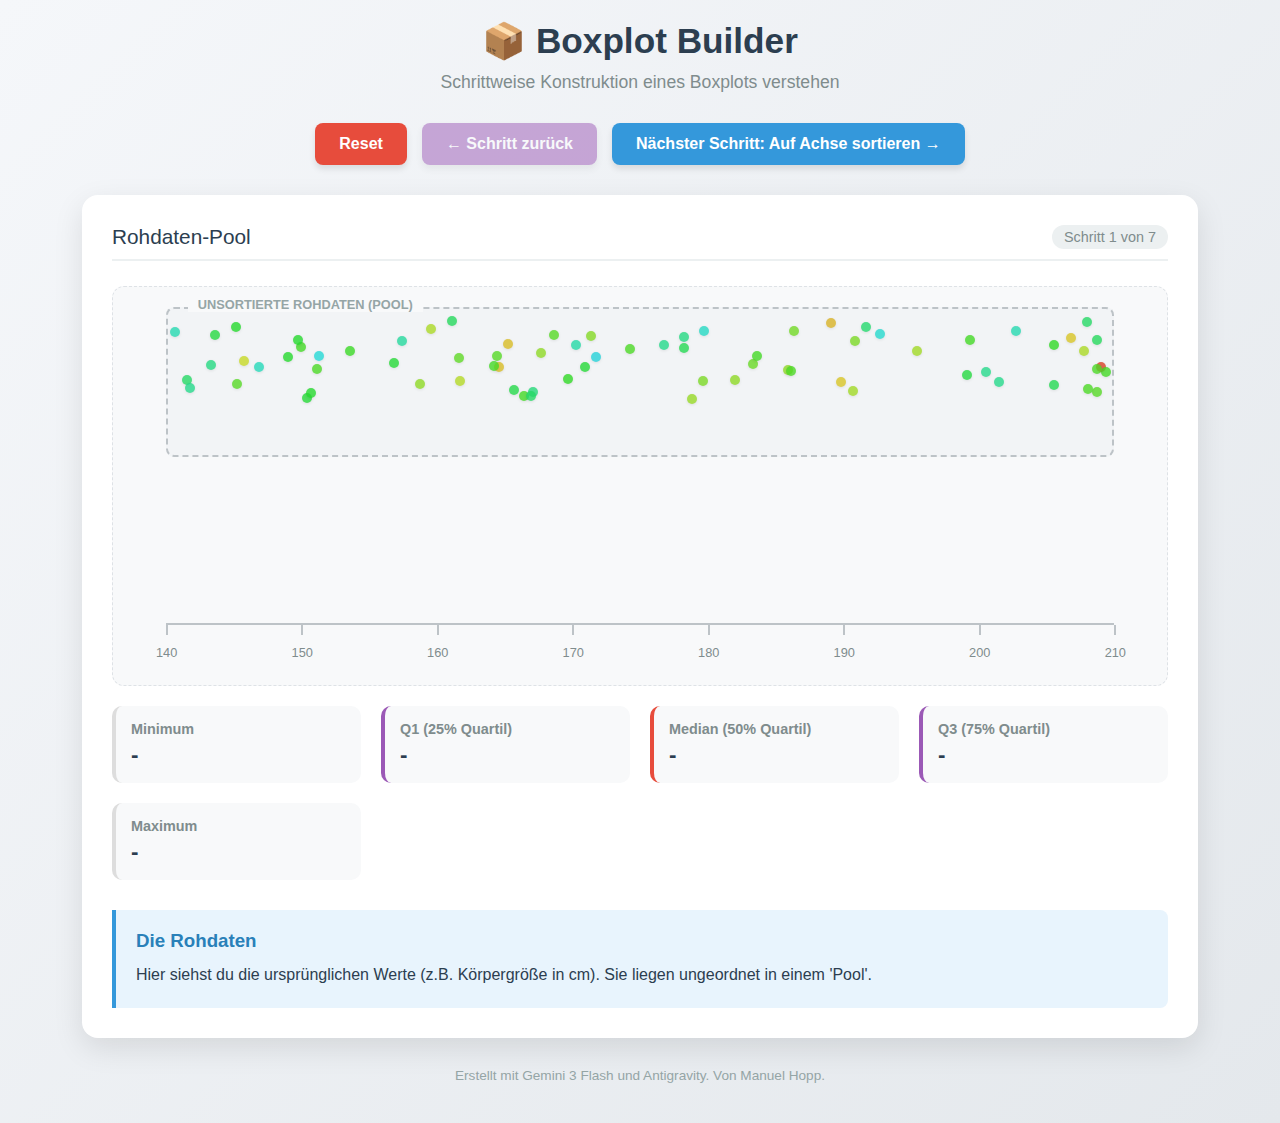
<file: apps/boxplot-visualisierung.html>
<!DOCTYPE html>
<html lang="de">

<head>
    <meta charset="UTF-8">
    <meta name="viewport" content="width=device-width, initial-scale=1.0">
    <title>Boxplot Builder - Schritt für Schritt</title>
    <style>
        :root {
            --primary: #3498db;
            --primary-dark: #2980b9;
            --secondary: #9b59b6;
            --accent: #2ecc71;
            --danger: #e74c3c;
            --bg-gradient: linear-gradient(135deg, #f5f7fa 0%, #e4e8ec 100%);
            --card-shadow: 0 10px 30px rgba(0, 0, 0, 0.1);
        }

        * {
            margin: 0;
            padding: 0;
            box-sizing: border-box;
        }

        body {
            font-family: 'Segoe UI', Tahoma, Geneva, Verdana, sans-serif;
            background: var(--bg-gradient);
            min-height: 100vh;
            padding: 20px;
            color: #2c3e50;
        }

        .container {
            width: 100%;
            max-width: 90%;
            margin: 0 auto;
        }

        header {
            text-align: center;
            margin-bottom: 30px;
        }

        h1 {
            font-size: 2.2rem;
            margin-bottom: 10px;
        }

        .subtitle {
            color: #7f8c8d;
            font-size: 1.1rem;
        }

        .controls {
            display: flex;
            justify-content: center;
            gap: 15px;
            margin-bottom: 30px;
            flex-wrap: wrap;
        }

        .btn {
            padding: 12px 24px;
            font-size: 1rem;
            font-weight: 600;
            border: none;
            border-radius: 8px;
            cursor: pointer;
            transition: all 0.3s ease;
            box-shadow: 0 4px 6px rgba(0, 0, 0, 0.1);
            display: flex;
            align-items: center;
            gap: 8px;
        }

        .btn-primary {
            background: var(--primary);
            color: white;
        }

        .btn-primary:hover {
            background: var(--primary-dark);
            transform: translateY(-2px);
        }

        .btn-secondary {
            background: var(--secondary);
            color: white;
        }

        .btn-secondary:hover {
            transform: translateY(-2px);
        }

        .btn-reset {
            background: var(--danger);
            color: white;
        }

        .btn-reset:hover {
            background: #c0392b;
            transform: translateY(-2px);
        }

        .btn:disabled {
            opacity: 0.5;
            cursor: not-allowed;
            transform: none !important;
        }

        .visualization-area {
            display: flex;
            flex-direction: column;
            gap: 20px;
        }

        .section {
            background: white;
            border-radius: 16px;
            padding: 30px;
            box-shadow: var(--card-shadow);
            position: relative;
        }

        .section-title {
            font-size: 1.3rem;
            margin-bottom: 25px;
            padding-bottom: 10px;
            border-bottom: 2px solid #ecf0f1;
            display: flex;
            justify-content: space-between;
            align-items: center;
        }

        .step-indicator {
            font-size: 0.9rem;
            background: #ecf0f1;
            padding: 4px 12px;
            border-radius: 20px;
            color: #7f8c8d;
        }

        /* Number Line and Dots */
        .plot-container {
            height: 400px;
            position: relative;
            margin: 20px 0;
            background: #f8f9fa;
            border-radius: 12px;
            border: 1px dashed #dee2e6;
            overflow: hidden;
        }

        .data-pool-zone {
            position: absolute;
            top: 20px;
            left: 5%;
            right: 5%;
            height: 150px;
            background: rgba(236, 240, 241, 0.5);
            border-radius: 8px;
            display: flex;
            flex-wrap: wrap;
            align-content: center;
            justify-content: center;
            padding: 10px;
            border: 2px dashed #bdc3c7;
        }

        .data-pool-label {
            position: absolute;
            top: -12px;
            left: 20px;
            background: #f8f9fa;
            padding: 0 10px;
            font-size: 0.8rem;
            color: #95a5a6;
            font-weight: bold;
        }

        .axis {
            position: absolute;
            bottom: 60px;
            left: 5%;
            right: 5%;
            height: 2px;
            background: #bdc3c7;
        }

        .axis-tick {
            position: absolute;
            top: 100%;
            width: 2px;
            height: 10px;
            background: #bdc3c7;
        }

        .axis-label {
            position: absolute;
            top: 20px;
            left: 50%;
            transform: translateX(-50%);
            font-size: 0.8rem;
            color: #7f8c8d;
        }

        .dot {
            width: 10px;
            height: 10px;
            border-radius: 50%;
            position: absolute;
            transition: all 0.8s cubic-bezier(0.4, 0, 0.2, 1);
            bottom: 75px;
            transform: translateX(-50%);
            box-shadow: 0 1px 3px rgba(0, 0, 0, 0.1);
            z-index: 10;
            opacity: 0.6;
        }

        .dot.active {
            box-shadow: 0 0 10px rgba(52, 152, 219, 0.5);
            transform: translateX(-50%) scale(1.3);
            z-index: 11;
        }

        .dot.quartile {
            background: var(--secondary);
            box-shadow: 0 0 10px var(--secondary);
        }

        .dot.outlier {
            background: #34495e;
            clip-path: polygon(50% 0%, 61% 35%, 98% 35%, 68% 57%, 79% 91%, 50% 70%, 21% 91%, 32% 57%, 2% 35%, 39% 35%);
            transform: translateX(-50%) scale(1.7);
            opacity: 1;
            box-shadow: none;
        }

        /* Boxplot Elements */
        .boxplot-element {
            position: absolute;
            transition: all 0.5s ease;
            opacity: 0;
        }

        .boxplot-box {
            background: rgba(155, 89, 182, 0.15);
            border: 2px solid var(--secondary);
            height: 80px;
            bottom: 40px;
            z-index: 5;
        }

        .boxplot-median-line {
            width: 2px;
            height: 80px;
            background: var(--danger);
            bottom: 40px;
            z-index: 6;
            transform: translateX(-1px);
        }

        .boxplot-q-line {
            width: 2px;
            height: 80px;
            background: var(--secondary);
            bottom: 40px;
            z-index: 6;
            transform: translateX(-1px);
        }

        .boxplot-whisker {
            height: 2px;
            background: #7f8c8d;
            bottom: 80px;
            z-index: 4;
        }

        .boxplot-whisker-cap {
            width: 2px;
            height: 40px;
            background: #7f8c8d;
            bottom: 60px;
            z-index: 4;
            transform: translateX(-1px);
        }

        /* Info Display */
        .info-panel {
            display: grid;
            grid-template-columns: repeat(auto-fit, minmax(200px, 1fr));
            gap: 20px;
            margin-top: 20px;
        }

        .stat-card {
            background: #f8f9fa;
            padding: 15px;
            border-radius: 10px;
            border-left: 4px solid #ddd;
        }

        .stat-card.median {
            border-left-color: var(--danger);
        }

        .stat-card.quartile {
            border-left-color: var(--secondary);
        }

        .stat-card.outlier {
            border-left-color: #34495e;
        }

        .stat-card h4 {
            font-size: 0.9rem;
            color: #7f8c8d;
            margin-bottom: 5px;
        }

        .stat-card .value {
            font-size: 1.4rem;
            font-weight: bold;
            color: #2c3e50;
        }

        .explanation {
            background: #e8f4fd;
            border-left: 4px solid var(--primary);
            padding: 20px;
            border-radius: 0 8px 8px 0;
            margin-top: 30px;
        }

        .explanation h3 {
            margin-bottom: 10px;
            color: var(--primary-dark);
        }

        .explanation p {
            line-height: 1.6;
        }

        .highlight-text {
            font-weight: bold;
            color: var(--primary);
        }

        /* Animations */
        @keyframes fadeIn {
            from {
                opacity: 0;
                transform: translateY(10px);
            }

            to {
                opacity: 1;
                transform: translateY(0);
            }
        }

        .visible {
            opacity: 1 !important;
            animation: fadeIn 0.5s ease forwards;
        }

        @media (max-width: 768px) {
            .plot-container {
                height: 400px;
            }

            .dot {
                width: 10px;
                height: 10px;
            }

            .btn {
                padding: 10px 16px;
                font-size: 0.9rem;
            }
        }
    </style>
</head>

<body>
    <div class="container">
        <header>
            <h1>📦 Boxplot Builder</h1>
            <p class="subtitle">Schrittweise Konstruktion eines Boxplots verstehen</p>
        </header>

        <div class="controls">
            <button class="btn btn-reset" id="resetBtn">Reset</button>
            <button class="btn btn-secondary" id="prevBtn" disabled>← Schritt zurück</button>
            <button class="btn btn-primary" id="nextBtn" data-step="1">Nächster Schritt: Sortieren →</button>
        </div>

        <div class="visualization-area">
            <div class="section">
                <div class="section-title">
                    <span id="stepTitle">Rohdaten-Ansicht</span>
                    <span class="step-indicator" id="stepIndicator">Schritt 1 von 6</span>
                </div>

                <div class="plot-container" id="plotContainer">
                    <div class="data-pool-zone" id="dataPool">
                        <div class="data-pool-label">UNSORTIERTE ROHDATEN (POOL)</div>
                    </div>
                    <div class="axis" id="mainAxis"></div>
                    <!-- Dots and Boxplot elements will be injected here -->
                </div>

                <div class="info-panel" id="infoPanel">
                    <div class="stat-card">
                        <h4>Minimum</h4>
                        <div class="value" id="stat-min">-</div>
                    </div>
                    <div class="stat-card quartile">
                        <h4>Q1 (25% Quartil)</h4>
                        <div class="value" id="stat-q1">-</div>
                    </div>
                    <div class="stat-card median">
                        <h4>Median (50% Quartil)</h4>
                        <div class="value" id="stat-median">-</div>
                    </div>
                    <div class="stat-card quartile">
                        <h4>Q3 (75% Quartil)</h4>
                        <div class="value" id="stat-q3">-</div>
                    </div>
                    <div class="stat-card">
                        <h4>Maximum</h4>
                        <div class="value" id="stat-max">-</div>
                    </div>
                </div>

                <div class="explanation" id="explanationBox">
                    <h3 id="ex-title">Die Rohdaten</h3>
                    <p id="ex-text">Wir beginnen mit einer Menge von ungeordneten Datenpunkten auf einer Achse. In
                        diesem Zustand können wir die Verteilung nur schwer einschätzen.</p>
                </div>
            </div>
        </div>
    </div>

    <footer style="text-align: center; margin-top: 30px; color: #95a5a6; font-size: 0.85rem; padding-bottom: 20px;">
        Erstellt mit Gemini 3 Flash und Antigravity. Von Manuel Hopp.
    </footer>

    <script>
        // CONFIGURATION
        const DATA_COUNT = 75; // More points
        const MIN_VAL = 140;
        const MAX_VAL = 210;

        // APP STATE
        let rawData = [];
        let sortedData = [];
        let currentStep = 0;
        let stats = {};

        const STEPS = [
            {
                title: "Rohdaten-Pool",
                btnText: "Nächster Schritt: Auf Achse sortieren →",
                exTitle: "Die Rohdaten",
                exText: "Hier siehst du die ursprünglichen Werte (z.B. Körpergröße in cm). Sie liegen ungeordnet in einem 'Pool'."
            },
            {
                title: "Daten auf Achse sortieren",
                btnText: "Nächster Schritt: Median finden →",
                exTitle: "Sortierung nach Wert",
                exText: "Wir nehmen die Werte aus dem Pool und platzieren sie an ihrer korrekten Stelle auf der x-Achse."
            },
            {
                title: "Den Median finden",
                btnText: "Nächster Schritt: Quartile finden →",
                exTitle: "Der Median (Zentralwert)",
                exText: "Der Median teilt die sortierte Datenreihe genau in zwei Hälften."
            },
            {
                title: "Quartile bestimmen",
                btnText: "Nächster Schritt: Box zeichnen →",
                exTitle: "Q1 und Q3 (Quartile)",
                exText: "Die Quartile teilen die Daten in Viertel. Sie bilden die Grenzen der späteren Box."
            },
            {
                title: "Die Box zeichnen",
                btnText: "Nächster Schritt: Whiskers hinzufügen →",
                exTitle: "Zentraler Bereich",
                exText: "Die Box umschließt die mittleren 50% der Daten (den Interquartilsabstand IQR)."
            },
            {
                title: "Whiskers (Schnurrhaare)",
                btnText: "Nächster Schritt: Ausreißer prüfen →",
                exTitle: "Whiskers zeichnen",
                exText: "Die Whiskers reichen bis zum letzten Datenpunkt, der maximal das 1,5-fache des IQR von der Box entfernt ist."
            },
            {
                title: "Ausreißer identifizieren",
                btnText: "Fertig!",
                exTitle: "Ausreißer (Outliers)",
                exText: "Werte, die extrem weit außerhalb der Box liegen, werden als Ausreißer markiert (Sterne). Diese werden nicht mehr durch die Whiskers abgedeckt."
            }
        ];

        // DOM ELEMENTS
        const plotContainer = document.getElementById('plotContainer');
        const mainAxis = document.getElementById('mainAxis');
        const nextBtn = document.getElementById('nextBtn');
        const prevBtn = document.getElementById('prevBtn');
        const resetBtn = document.getElementById('resetBtn');
        const stepTitle = document.getElementById('stepTitle');
        const stepIndicator = document.getElementById('stepIndicator');
        const exTitle = document.getElementById('ex-title');
        const exText = document.getElementById('ex-text');

        // INITIALIZATION
        function init() {
            generateData();
            calculateStats();
            createAxisTicks();
            renderDots();
            currentStep = 0;
            updateUI();
        }

        function generateData() {
            rawData = [];
            // Generate normal-ish distributed data with some potential outliers
            const mean = 175;
            const std = 12;

            for (let i = 0; i < DATA_COUNT; i++) {
                // Pure Box-Muller for Normal Distribution
                const u1 = Math.random(), u2 = Math.random();
                const z = Math.sqrt(-2 * Math.log(u1)) * Math.cos(2 * Math.PI * u2);
                let val = mean + z * std;

                val = Math.round(Math.max(MIN_VAL, Math.min(MAX_VAL, val)));
                rawData.push({
                    value: val,
                    id: i,
                    initialX: 5 + Math.random() * 90,
                    initialY: 40 + Math.random() * 80,
                    jitter: (Math.random() - 0.5) * 40
                });
            }
            sortedData = [...rawData].sort((a, b) => a.value - b.value);

            // FORCE AT LEAST ONE OUTLIER
            calculateStats();
            const vals = sortedData.map(d => d.value);
            const hasOutliers = vals.some(v => v < stats.lowerFence || v > stats.upperFence);

            if (!hasOutliers) {
                // Replace strictly the most extreme value to preserve the "normal" look of the rest
                const indexToReplace = Math.random() > 0.5 ? 0 : DATA_COUNT - 1;
                const newValue = (indexToReplace === 0) ? Math.min(stats.lowerFence - 2, MIN_VAL + 5) : Math.max(stats.upperFence + 2, MAX_VAL - 5);

                const originalId = sortedData[indexToReplace].id;
                const rawIndex = rawData.findIndex(d => d.id === originalId);
                rawData[rawIndex].value = Math.round(newValue);

                sortedData = [...rawData].sort((a, b) => a.value - b.value);
                calculateStats();
            }
        }

        function calculateStats() {
            const vals = sortedData.map(d => d.value);
            const n = vals.length;

            const q2 = getMedian(vals);
            const lowerHalf = vals.slice(0, Math.floor(n / 2));
            const upperHalf = vals.slice(Math.ceil(n / 2));

            const q1 = getMedian(lowerHalf);
            const q3 = getMedian(upperHalf);
            const iqr = q3 - q1;

            const lowerFence = q1 - 1.5 * iqr;
            const upperFence = q3 + 1.5 * iqr;

            const minInside = Math.min(...vals.filter(v => v >= lowerFence));
            const maxInside = Math.max(...vals.filter(v => v <= upperFence));

            stats = { min: vals[0], max: vals[n - 1], q1, q2, q3, iqr, lowerFence, upperFence, minInside, maxInside };
        }

        function getMedian(arr) {
            const n = arr.length;
            if (n % 2 === 0) return (arr[n / 2 - 1] + arr[n / 2]) / 2;
            return arr[Math.floor(n / 2)];
        }

        function createAxisTicks() {
            mainAxis.innerHTML = '';
            for (let v = MIN_VAL; v <= MAX_VAL; v += 10) {
                const pct = ((v - MIN_VAL) / (MAX_VAL - MIN_VAL)) * 100;
                const tick = document.createElement('div');
                tick.className = 'axis-tick';
                tick.style.left = `${pct}%`;

                const label = document.createElement('div');
                label.className = 'axis-label';
                label.textContent = v;
                tick.appendChild(label);

                mainAxis.appendChild(tick);
            }
        }

        function renderDots() {
            // Clear but keep axis
            const oldDots = document.querySelectorAll('.dot, .boxplot-element');
            oldDots.forEach(d => d.remove());

            rawData.forEach(item => {
                const dot = document.createElement('div');
                dot.className = 'dot';
                dot.id = `dot-${item.id}`;
                dot.style.backgroundColor = getColorForValue(item.value);

                // Position will be set in updateUI
                plotContainer.appendChild(dot);
            });

            // Create boxplot elements (hidden initially)
            createBoxplotElements();
        }

        function createBoxplotElements() {
            const box = document.createElement('div');
            box.className = 'boxplot-element boxplot-box';
            box.id = 'bp-box';
            plotContainer.appendChild(box);

            const mLine = document.createElement('div');
            mLine.className = 'boxplot-element boxplot-median-line';
            mLine.id = 'bp-median';
            plotContainer.appendChild(mLine);

            const q1Line = document.createElement('div');
            q1Line.className = 'boxplot-element boxplot-q-line';
            q1Line.id = 'bp-q1';
            plotContainer.appendChild(q1Line);

            const q3Line = document.createElement('div');
            q3Line.className = 'boxplot-element boxplot-q-line';
            q3Line.id = 'bp-q3';
            plotContainer.appendChild(q3Line);

            const wLeft = document.createElement('div');
            wLeft.className = 'boxplot-element boxplot-whisker';
            wLeft.id = 'bp-whisker-left';
            plotContainer.appendChild(wLeft);

            const wRight = document.createElement('div');
            wRight.className = 'boxplot-element boxplot-whisker';
            wRight.id = 'bp-whisker-right';
            plotContainer.appendChild(wRight);

            const capLeft = document.createElement('div');
            capLeft.className = 'boxplot-element boxplot-whisker-cap';
            capLeft.id = 'bp-cap-left';
            plotContainer.appendChild(capLeft);

            const capRight = document.createElement('div');
            capRight.className = 'boxplot-element boxplot-whisker-cap';
            capRight.id = 'bp-cap-right';
            plotContainer.appendChild(capRight);
        }

        function updateUI() {
            const step = STEPS[currentStep];
            stepTitle.textContent = step.title;
            stepIndicator.textContent = `Schritt ${currentStep + 1} von ${STEPS.length}`;
            exTitle.textContent = step.exTitle;
            exText.textContent = step.exText;
            nextBtn.textContent = step.btnText;

            nextBtn.disabled = currentStep === STEPS.length - 1;
            prevBtn.disabled = currentStep === 0;

            // Update stats panel
            document.getElementById('stat-min').textContent = (currentStep >= 1) ? stats.min : "-";
            document.getElementById('stat-q1').textContent = (currentStep >= 3) ? stats.q1 : "-";
            document.getElementById('stat-median').textContent = (currentStep >= 2) ? stats.q2 : "-";
            document.getElementById('stat-q3').textContent = (currentStep >= 3) ? stats.q3 : "-";
            document.getElementById('stat-max').textContent = (currentStep >= 1) ? stats.max : "-";

            updatePositions();
        }

        function updatePositions() {
            const range = MAX_VAL - MIN_VAL;
            const containerWidth = plotContainer.offsetWidth * 0.9;
            const offset = plotContainer.offsetWidth * 0.05;

            rawData.forEach(item => {
                const dot = document.getElementById(`dot-${item.id}`);
                dot.classList.remove('median', 'quartile', 'outlier', 'active');

                let targetX, targetY;

                if (currentStep === 0) {
                    targetX = item.initialX;
                    targetY = 400 - item.initialY; // Place in the top pool zone (bottom-up coords)
                    dot.style.opacity = "0.8";
                } else {
                    const pct = (item.value - MIN_VAL) / range;
                    targetX = pct * 90 + 5; // 5% to 95%
                    targetY = 75 + item.jitter; // Apply jitter
                    dot.style.opacity = "0.6";

                    // Highlight based on step
                    if (currentStep >= 2 && item.value === stats.q2 && sortedData[Math.floor(DATA_COUNT / 2)].id === item.id) {
                        // Median dot is no longer specially styled or positioned
                    }
                    if (currentStep >= 6) {
                        if (item.value < stats.lowerFence || item.value > stats.upperFence) {
                            dot.classList.add('outlier');
                        }
                    }
                    if (currentStep === 5) {
                        // In final step, maybe dim non-outliers or move them into the box?
                        // Let's keep them on the line for clarity.
                    }
                }

                dot.style.left = `${targetX}%`;
                dot.style.bottom = `${targetY}px`;
            });

            // Update Boxplot Elements
            const box = document.getElementById('bp-box');
            const medianLine = document.getElementById('bp-median');
            const wLeft = document.getElementById('bp-whisker-left');
            const wRight = document.getElementById('bp-whisker-right');
            const cLeft = document.getElementById('bp-cap-left');
            const cRight = document.getElementById('bp-cap-right');

            const mPct = (stats.q2 - MIN_VAL) / range * 90 + 5;
            const q1Pct = (stats.q1 - MIN_VAL) / range * 90 + 5;
            const q3Pct = (stats.q3 - MIN_VAL) / range * 90 + 5;
            const minIPct = (stats.minInside - MIN_VAL) / range * 90 + 5;
            const maxIPct = (stats.maxInside - MIN_VAL) / range * 90 + 5;

            // Box
            box.style.left = `${q1Pct}%`;
            box.style.width = `${q3Pct - q1Pct}%`;
            box.style.opacity = (currentStep >= 4) ? 1 : 0;

            // Median Line
            medianLine.style.left = `${mPct}%`;
            medianLine.style.opacity = (currentStep >= 2) ? 1 : 0;

            // Q1 & Q3 Lines
            const q1Line = document.getElementById('bp-q1');
            const q3Line = document.getElementById('bp-q3');
            q1Line.style.left = `${q1Pct}%`;
            q3Line.style.left = `${q3Pct}%`;
            q1Line.style.opacity = (currentStep >= 3) ? 1 : 0;
            q3Line.style.opacity = (currentStep >= 3) ? 1 : 0;

            // Whiskers
            wLeft.style.left = `${minIPct}%`;
            wLeft.style.width = `${q1Pct - minIPct}%`;
            wLeft.style.opacity = (currentStep >= 5) ? 1 : 0;

            wRight.style.left = `${q3Pct}%`;
            wRight.style.width = `${maxIPct - q3Pct}%`;
            wRight.style.opacity = (currentStep >= 5) ? 1 : 0;

            // Caps
            cLeft.style.left = `${minIPct}%`;
            cLeft.style.opacity = (currentStep >= 5) ? 1 : 0;

            cRight.style.left = `${maxIPct}%`;
            cRight.style.opacity = (currentStep >= 5) ? 1 : 0;
        }

        function getColorForValue(val) {
            const normalized = (val - MIN_VAL) / (MAX_VAL - MIN_VAL);
            const hue = 220 - (normalized * 220);
            return `hsl(${hue}, 70%, 50%)`;
        }

        // EVENT LISTENERS
        nextBtn.addEventListener('click', () => {
            if (currentStep < STEPS.length - 1) {
                currentStep++;
                updateUI();
            }
        });

        prevBtn.addEventListener('click', () => {
            if (currentStep > 0) {
                currentStep--;
                updateUI();
            }
        });

        resetBtn.addEventListener('click', init);

        window.addEventListener('resize', updatePositions);

        // START
        init();
    </script>
</body>

</html>
</file>
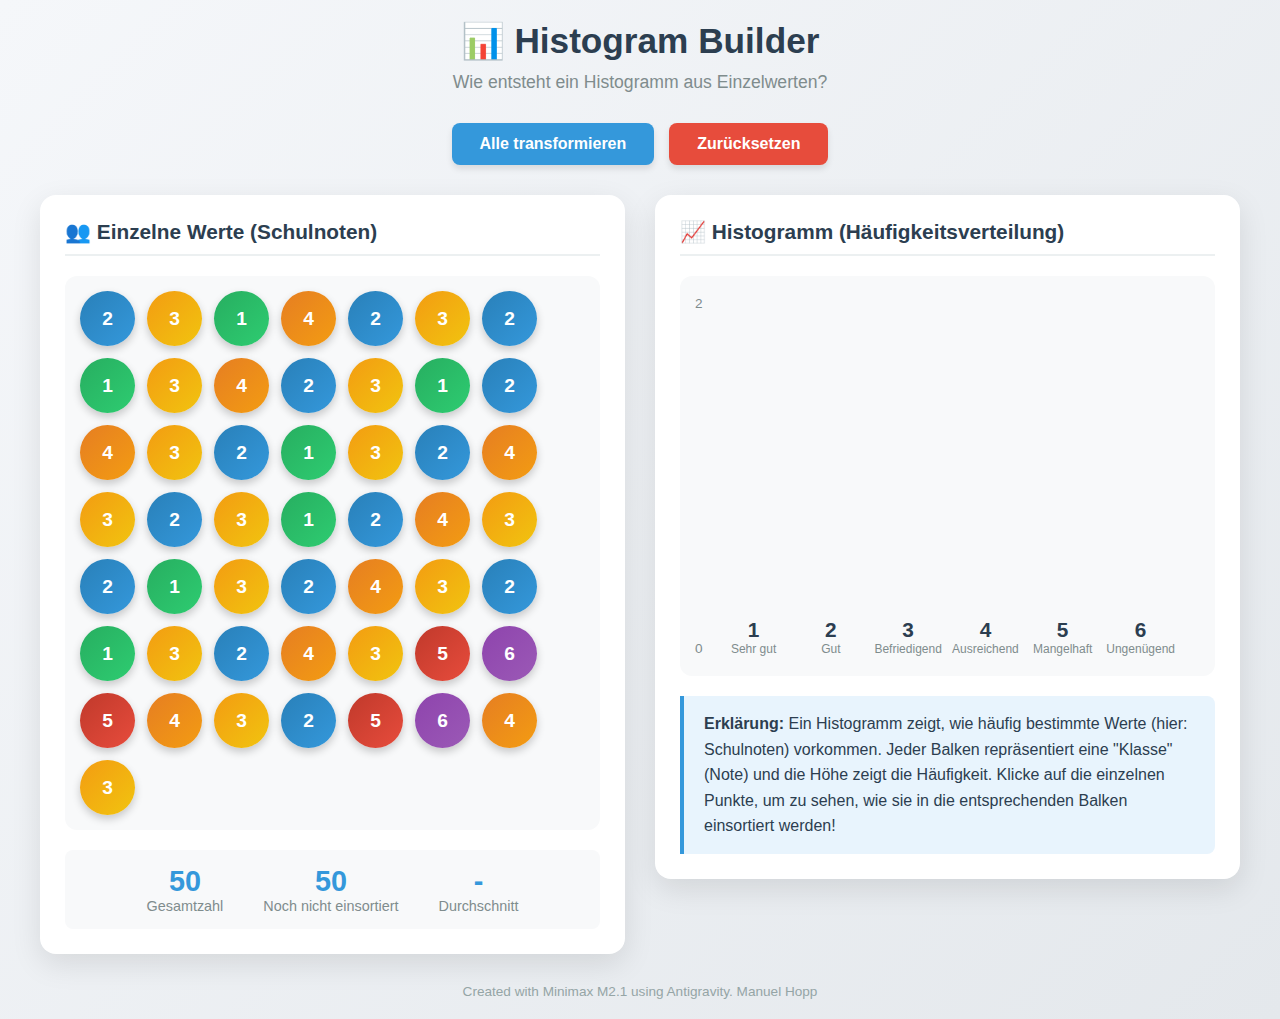
<file: apps/histogram-diskret.html>
<!DOCTYPE html>
<html lang="de">

<head>
    <meta charset="UTF-8">
    <meta name="viewport" content="width=device-width, initial-scale=1.0">
    <title>Histogram Builder - Interaktive Visualisierung</title>
    <style>
        * {
            margin: 0;
            padding: 0;
            box-sizing: border-box;
        }

        body {
            font-family: 'Segoe UI', Tahoma, Geneva, Verdana, sans-serif;
            background: linear-gradient(135deg, #f5f7fa 0%, #e4e8ec 100%);
            min-height: 100vh;
            padding: 20px;
        }

        .container {
            max-width: 1200px;
            margin: 0 auto;
        }

        header {
            text-align: center;
            margin-bottom: 30px;
        }

        h1 {
            color: #2c3e50;
            font-size: 2.2rem;
            margin-bottom: 10px;
        }

        .subtitle {
            color: #7f8c8d;
            font-size: 1.1rem;
        }

        .controls {
            display: flex;
            justify-content: center;
            gap: 15px;
            margin-bottom: 30px;
        }

        .btn {
            padding: 12px 28px;
            font-size: 1rem;
            font-weight: 600;
            border: none;
            border-radius: 8px;
            cursor: pointer;
            transition: all 0.3s ease;
            box-shadow: 0 4px 6px rgba(0, 0, 0, 0.1);
        }

        .btn-transform {
            background: #3498db;
            color: white;
        }

        .btn-transform:hover {
            background: #2980b9;
            transform: translateY(-2px);
            box-shadow: 0 6px 12px rgba(52, 152, 219, 0.4);
        }

        .btn-reset {
            background: #e74c3c;
            color: white;
        }

        .btn-reset:hover {
            background: #c0392b;
            transform: translateY(-2px);
            box-shadow: 0 6px 12px rgba(231, 76, 60, 0.4);
        }

        .btn:disabled {
            opacity: 0.5;
            cursor: not-allowed;
            transform: none;
        }

        .visualization-area {
            display: flex;
            flex-direction: row;
            gap: 30px;
            align-items: flex-start;
        }

        .section {
            flex: 1;
            background: white;
            border-radius: 16px;
            padding: 25px;
            box-shadow: 0 10px 30px rgba(0, 0, 0, 0.1);
        }

        .section:first-child {
            min-width: 350px;
        }

        .section:last-child {
            min-width: 500px;
        }

        .section-title {
            font-size: 1.3rem;
            color: #2c3e50;
            margin-bottom: 20px;
            padding-bottom: 10px;
            border-bottom: 2px solid #ecf0f1;
        }

        /* Individuals Area */
        .individuals-container {
            display: flex;
            flex-wrap: wrap;
            gap: 12px;
            min-height: 120px;
            padding: 15px;
            background: #f8f9fa;
            border-radius: 12px;
            align-content: flex-start;
        }

        .individual {
            width: 55px;
            height: 55px;
            border-radius: 50%;
            display: flex;
            align-items: center;
            justify-content: center;
            font-weight: bold;
            font-size: 1.2rem;
            color: white;
            cursor: pointer;
            transition: all 0.4s cubic-bezier(0.175, 0.885, 0.32, 1.275);
            box-shadow: 0 4px 8px rgba(0, 0, 0, 0.2);
            position: relative;
            z-index: 10;
        }

        .individual:hover {
            transform: scale(1.15);
            box-shadow: 0 8px 16px rgba(0, 0, 0, 0.3);
        }

        .individual.moving {
            animation: moveToHistogram 0.6s ease-in-out forwards;
        }

        @keyframes moveToHistogram {
            0% {
                transform: scale(1);
                opacity: 1;
            }

            50% {
                transform: scale(0.5);
                opacity: 0.5;
            }

            100% {
                transform: scale(0);
                opacity: 0;
            }
        }

        /* Grade colors */
        .grade-1 {
            background: linear-gradient(135deg, #27ae60, #2ecc71);
        }

        .grade-2 {
            background: linear-gradient(135deg, #2980b9, #3498db);
        }

        .grade-3 {
            background: linear-gradient(135deg, #f39c12, #f1c40f);
        }

        .grade-4 {
            background: linear-gradient(135deg, #e67e22, #f39c12);
        }

        .grade-5 {
            background: linear-gradient(135deg, #c0392b, #e74c3c);
        }

        .grade-6 {
            background: linear-gradient(135deg, #8e44ad, #9b59b6);
        }

        /* Histogram Area */
        .histogram-container {
            display: flex;
            align-items: flex-end;
            justify-content: center;
            gap: 10px;
            height: 400px;
            padding: 20px 40px;
            background: #f8f9fa;
            border-radius: 12px;
            position: relative;
        }

        .histogram-bar-wrapper {
            display: flex;
            flex-direction: column;
            align-items: center;
            flex: 1;
            max-width: 100px;
        }

        .histogram-bar {
            width: 50px;
            background: linear-gradient(180deg, #3498db, #2980b9);
            border-radius: 8px 8px 0 0;
            transition: height 0.5s cubic-bezier(0.175, 0.885, 0.32, 1.275);
            position: relative;
            min-height: 0;
            display: flex;
            justify-content: center;
            overflow: hidden;
            max-height: 300px;
        }

        .histogram-bar.filled {
            background: linear-gradient(180deg, #27ae60, #2ecc71);
        }

        .bar-count {
            position: absolute;
            top: 10px;
            left: 50%;
            transform: translateX(-50%);
            font-weight: bold;
            font-size: 1.5rem;
            color: white;
            text-shadow: 0 2px 4px rgba(0, 0, 0, 0.3);
            z-index: 5;
        }

        .bar-label {
            margin-top: 15px;
            font-weight: bold;
            font-size: 1.3rem;
            color: #2c3e50;
        }

        .bar-sublabel {
            font-size: 0.75rem;
            color: #7f8c8d;
        }

        /* Stacked dots in histogram */
        .stacked-dots {
            display: flex;
            flex-direction: column-reverse;
            align-items: center;
            padding: 5px;
            width: 100%;
            overflow: hidden;
        }

        .stacked-dot {
            width: 14px;
            height: 14px;
            border-radius: 50%;
            margin: 2px 0;
            animation: dropIn 0.4s ease-out;
            box-shadow: 0 2px 4px rgba(0, 0, 0, 0.2);
        }

        @keyframes dropIn {
            0% {
                transform: translateY(-50px) scale(0.5);
                opacity: 0;
            }

            60% {
                transform: translateY(5px) scale(1.1);
            }

            100% {
                transform: translateY(0) scale(1);
                opacity: 1;
            }
        }

        .y-axis {
            position: absolute;
            left: 15px;
            top: 20px;
            bottom: 20px;
            display: flex;
            flex-direction: column;
            justify-content: space-between;
            color: #7f8c8d;
            font-size: 0.85rem;
        }

        .info-box {
            background: #e8f4fd;
            border-left: 4px solid #3498db;
            padding: 15px 20px;
            border-radius: 0 8px 8px 0;
            margin-top: 20px;
        }

        .info-box p {
            color: #2c3e50;
            line-height: 1.6;
        }

        .stats {
            display: flex;
            justify-content: center;
            gap: 40px;
            margin-top: 20px;
            padding: 15px;
            background: #f8f9fa;
            border-radius: 8px;
        }

        .stat-item {
            text-align: center;
        }

        .stat-value {
            font-size: 1.8rem;
            font-weight: bold;
            color: #3498db;
        }

        .stat-label {
            font-size: 0.9rem;
            color: #7f8c8d;
        }

        @media (max-width: 900px) {
            .visualization-area {
                flex-direction: column;
            }

            .section:first-child,
            .section:last-child {
                min-width: auto;
            }
        }

        @media (max-width: 768px) {
            h1 {
                font-size: 1.6rem;
            }

            .histogram-container {
                gap: 10px;
                padding: 20px 20px;
            }

            .histogram-bar {
                width: 50px;
            }

            .bar-label {
                font-size: 1rem;
            }

            .individual {
                width: 45px;
                height: 45px;
                font-size: 1rem;
            }
        }
    </style>
</head>

<body>
    <div class="container">
        <header>
            <h1>📊 Histogram Builder</h1>
            <p class="subtitle">Wie entsteht ein Histogramm aus Einzelwerten?</p>
        </header>

        <div class="controls">
            <button class="btn btn-transform" id="transformAllBtn">Alle transformieren</button>
            <button class="btn btn-reset" id="resetBtn">Zurücksetzen</button>
        </div>

        <div class="visualization-area">
            <!-- Individuals Section -->
            <div class="section">
                <h2 class="section-title">👥 Einzelne Werte (Schulnoten)</h2>
                <div class="individuals-container" id="individualsContainer">
                    <!-- Individuals will be generated here -->
                </div>
                <div class="stats">
                    <div class="stat-item">
                        <div class="stat-value" id="totalCount">0</div>
                        <div class="stat-label">Gesamtzahl</div>
                    </div>
                    <div class="stat-item">
                        <div class="stat-value" id="remainingCount">0</div>
                        <div class="stat-label">Noch nicht einsortiert</div>
                    </div>
                    <div class="stat-item">
                        <div class="stat-value" id="meanValue">-</div>
                        <div class="stat-label">Durchschnitt</div>
                    </div>
                </div>
            </div>

            <!-- Histogram Section -->
            <div class="section">
                <h2 class="section-title">📈 Histogramm (Häufigkeitsverteilung)</h2>
                <div class="histogram-container" id="histogramContainer">
                    <div class="y-axis">
                        <span id="maxY">10</span>
                        <span>0</span>
                    </div>
                    <!-- Histogram bars will be generated here -->
                </div>
                <div class="info-box">
                    <p><strong>Erklärung:</strong> Ein Histogramm zeigt, wie häufig bestimmte Werte (hier: Schulnoten)
                        vorkommen.
                        Jeder Balken repräsentiert eine "Klasse" (Note) und die Höhe zeigt die Häufigkeit.
                        Klicke auf die einzelnen Punkte, um zu sehen, wie sie in die entsprechenden Balken einsortiert
                        werden!</p>
                </div>
            </div>
        </div>
    </div>

    <footer style="text-align: center; margin-top: 30px; color: #95a5a6; font-size: 0.85rem;">
        Created with Minimax M2.1 using Antigravity. Manuel Hopp
    </footer>

    <script>
        // Configuration
        const GRADES = [1, 2, 3, 4, 5, 6];
        const GRADE_LABELS = {
            1: 'Sehr gut',
            2: 'Gut',
            3: 'Befriedigend',
            4: 'Ausreichend',
            5: 'Mangelhaft',
            6: 'Ungenügend'
        };

        // Sample data - German school grades (including grades 5 and 6)
        const SAMPLE_DATA = [
            2, 3, 1, 4, 2, 3, 2, 1, 3, 4,
            2, 3, 1, 2, 4, 3, 2, 1, 3, 2,
            4, 3, 2, 3, 1, 2, 4, 3, 2, 1,
            3, 2, 4, 3, 2, 1, 3, 2, 4, 3,
            5, 6, 5, 4, 3, 2, 5, 6, 4, 3
        ];

        // State
        let individuals = [];
        let histogramData = {};
        let maxCount = 0;

        // DOM Elements
        const individualsContainer = document.getElementById('individualsContainer');
        const histogramContainer = document.getElementById('histogramContainer');
        const transformAllBtn = document.getElementById('transformAllBtn');
        const resetBtn = document.getElementById('resetBtn');
        const totalCountEl = document.getElementById('totalCount');
        const remainingCountEl = document.getElementById('remainingCount');
        const meanValueEl = document.getElementById('meanValue');
        const maxYEl = document.getElementById('maxY');

        // Initialize
        function init() {
            // Reset state
            individuals = [...SAMPLE_DATA];
            histogramData = {};
            GRADES.forEach(grade => histogramData[grade] = 0);
            maxCount = 0;

            // Render
            renderIndividuals();
            renderHistogram();
            updateStats();
            updateButtons();
        }

        // Render individuals
        function renderIndividuals() {
            individualsContainer.innerHTML = '';

            individuals.forEach((grade, index) => {
                const div = document.createElement('div');
                div.className = `individual grade-${grade}`;
                div.textContent = grade;
                div.dataset.index = index;
                div.dataset.grade = grade;
                div.addEventListener('click', () => moveIndividual(index));
                individualsContainer.appendChild(div);
            });
        }

        // Render histogram
        function renderHistogram() {
            // Remove existing bars (keep y-axis)
            const existingBars = histogramContainer.querySelectorAll('.histogram-bar-wrapper');
            existingBars.forEach(bar => bar.remove());

            // Calculate max count for scaling
            maxCount = Math.max(...Object.values(histogramData), 1);
            maxYEl.textContent = Math.ceil(maxCount * 1.2);

            GRADES.forEach(grade => {
                const count = histogramData[grade];
                const wrapper = document.createElement('div');
                wrapper.className = 'histogram-bar-wrapper';

                const bar = document.createElement('div');
                bar.className = `histogram-bar ${count > 0 ? 'filled' : ''}`;
                bar.id = `bar-${grade}`;

                // Calculate height (max height 300px)
                const height = count > 0 ? (count / Math.ceil(maxCount * 1.2)) * 300 : 0;
                bar.style.height = `${height}px`;

                // Bar content
                const countLabel = document.createElement('span');
                countLabel.className = 'bar-count';
                countLabel.textContent = count;
                bar.appendChild(countLabel);

                // Stacked dots container
                const stackedDots = document.createElement('div');
                stackedDots.className = 'stacked-dots';
                stackedDots.id = `stacked-${grade}`;

                // Add stacked dots
                for (let i = 0; i < count; i++) {
                    const dot = document.createElement('div');
                    dot.className = `stacked-dot grade-${grade}`;
                    stackedDots.appendChild(dot);
                }

                bar.appendChild(stackedDots);

                // Labels
                const label = document.createElement('div');
                label.className = 'bar-label';
                label.textContent = grade;

                const sublabel = document.createElement('div');
                sublabel.className = 'bar-sublabel';
                sublabel.textContent = GRADE_LABELS[grade];

                wrapper.appendChild(bar);
                wrapper.appendChild(label);
                wrapper.appendChild(sublabel);
                histogramContainer.appendChild(wrapper);
            });
        }

        // Move individual to histogram
        function moveIndividual(index) {
            const grade = individuals[index];
            if (grade === null) return;

            // Get the individual element
            const individualEl = individualsContainer.children[index];
            if (!individualEl) return;

            // Animate out
            individualEl.classList.add('moving');

            // Update data after animation
            setTimeout(() => {
                individuals[index] = null;
                histogramData[grade]++;

                // Re-render
                renderIndividuals();
                renderHistogram();
                updateStats();
                updateButtons();
            }, 400);
        }

        // Transform all remaining individuals
        function transformAll() {
            // Get all remaining indices first (to avoid indexOf always returning first occurrence)
            const remainingIndices = [];
            for (let i = 0; i < individuals.length; i++) {
                if (individuals[i] !== null) {
                    remainingIndices.push(i);
                }
            }

            if (remainingIndices.length === 0) return;

            remainingIndices.forEach((index, idx) => {
                setTimeout(() => {
                    if (individuals[index] !== null) {
                        moveIndividual(index);
                    }
                }, idx * 100);
            });
        }

        // Update statistics
        function updateStats() {
            const total = SAMPLE_DATA.length;
            const remaining = individuals.filter(g => g !== null).length;
            const placed = total - remaining;

            totalCountEl.textContent = total;
            remainingCountEl.textContent = remaining;

            // Calculate mean of placed values
            if (placed > 0) {
                let sum = 0;
                let count = 0;
                for (let i = 0; i < individuals.length; i++) {
                    if (individuals[i] === null) {
                        // Find original value from SAMPLE_DATA
                        sum += SAMPLE_DATA[i];
                        count++;
                    }
                }
                const mean = count > 0 ? (sum / count).toFixed(2) : '-';
                meanValueEl.textContent = mean;
            } else {
                meanValueEl.textContent = '-';
            }
        }

        // Update button states
        function updateButtons() {
            const remaining = individuals.filter(g => g !== null).length;
            transformAllBtn.disabled = remaining === 0;
        }

        // Event listeners
        transformAllBtn.addEventListener('click', transformAll);
        resetBtn.addEventListener('click', init);

        // Start
        init();
    </script>
</body>

</html>
</file>
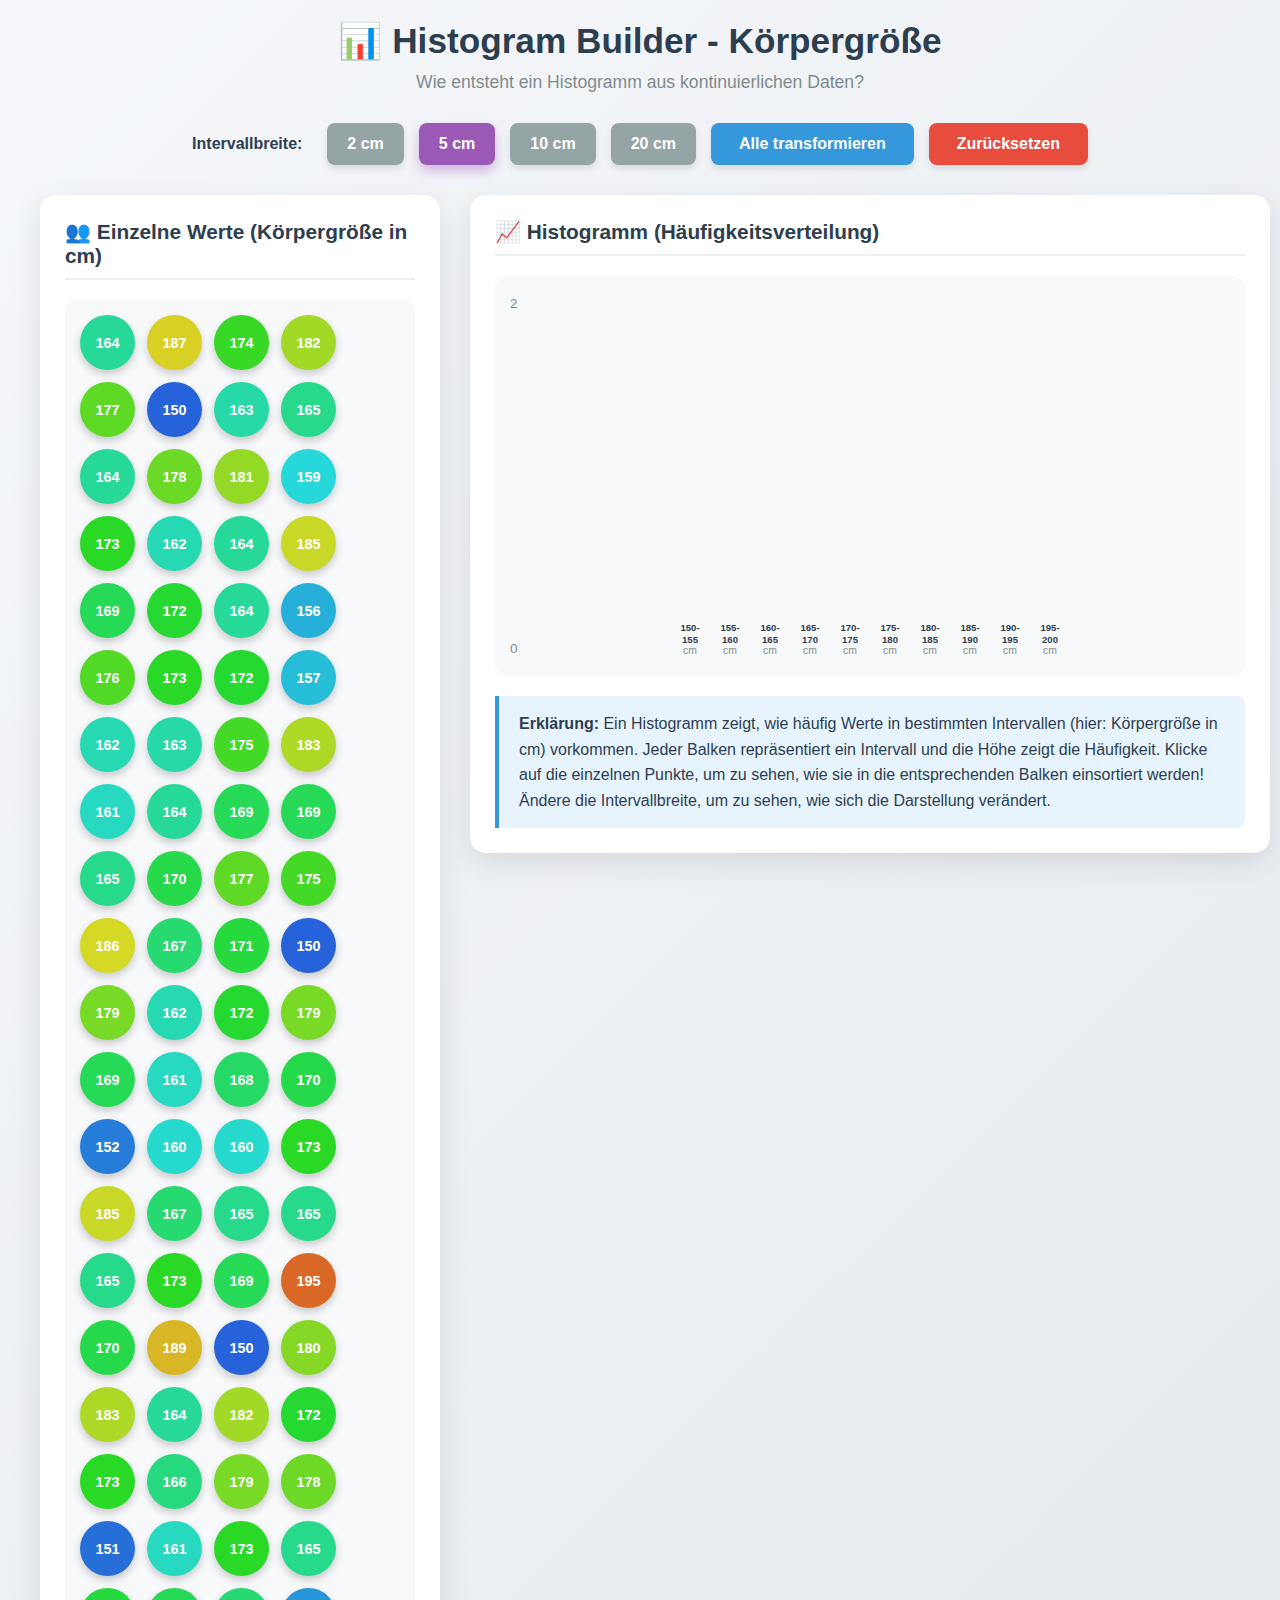
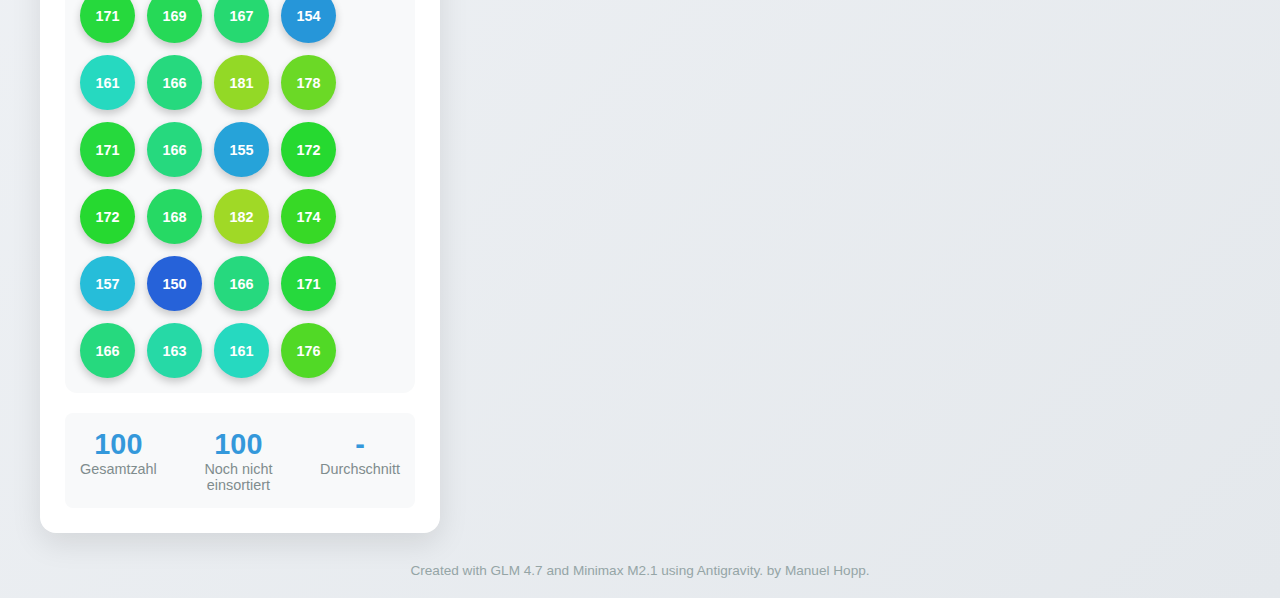
<file: apps/histogram-kontinuierlich.html>
<!DOCTYPE html>
<html lang="de">

<head>
    <meta charset="UTF-8">
    <meta name="viewport" content="width=device-width, initial-scale=1.0">
    <title>Histogram Builder - Körpergröße (Kontinuierlich)</title>
    <style>
        * {
            margin: 0;
            padding: 0;
            box-sizing: border-box;
        }

        body {
            font-family: 'Segoe UI', Tahoma, Geneva, Verdana, sans-serif;
            background: linear-gradient(135deg, #f5f7fa 0%, #e4e8ec 100%);
            min-height: 100vh;
            padding: 20px;
        }

        .container {
            width: 100%;
            max-width: 100%;
            margin: 0 auto;
            padding: 0 20px;
        }

        header {
            text-align: center;
            margin-bottom: 30px;
        }

        h1 {
            color: #2c3e50;
            font-size: 2.2rem;
            margin-bottom: 10px;
        }

        .subtitle {
            color: #7f8c8d;
            font-size: 1.1rem;
        }

        .controls {
            display: flex;
            justify-content: center;
            gap: 15px;
            margin-bottom: 30px;
            flex-wrap: wrap;
        }

        .btn {
            padding: 12px 28px;
            font-size: 1rem;
            font-weight: 600;
            border: none;
            border-radius: 8px;
            cursor: pointer;
            transition: all 0.3s ease;
            box-shadow: 0 4px 6px rgba(0, 0, 0, 0.1);
        }

        .btn-transform {
            background: #3498db;
            color: white;
        }

        .btn-transform:hover {
            background: #2980b9;
            transform: translateY(-2px);
            box-shadow: 0 6px 12px rgba(52, 152, 219, 0.4);
        }

        .btn-reset {
            background: #e74c3c;
            color: white;
        }

        .btn-reset:hover {
            background: #c0392b;
            transform: translateY(-2px);
            box-shadow: 0 6px 12px rgba(231, 76, 60, 0.4);
        }

        .btn-interval {
            background: #95a5a6;
            color: white;
            padding: 12px 20px;
        }

        .btn-interval:hover {
            background: #7f8c8d;
            transform: translateY(-2px);
        }

        .btn-interval.active {
            background: #9b59b6;
            box-shadow: 0 6px 12px rgba(155, 89, 182, 0.4);
        }

        .btn:disabled {
            opacity: 0.5;
            cursor: not-allowed;
            transform: none;
        }

        .interval-label {
            display: flex;
            align-items: center;
            font-weight: 600;
            color: #2c3e50;
            margin-right: 10px;
        }

        .visualization-area {
            display: flex;
            flex-direction: row;
            gap: 30px;
            align-items: flex-start;
        }

        .section {
            background: white;
            border-radius: 16px;
            padding: 25px;
            box-shadow: 0 10px 30px rgba(0, 0, 0, 0.1);
        }

        .section:first-child {
            flex: 0 0 33.333%;
            min-width: 300px;
        }

        .section:last-child {
            flex: 0 0 66.667%;
            min-width: 500px;
        }

        .section-title {
            font-size: 1.3rem;
            color: #2c3e50;
            margin-bottom: 20px;
            padding-bottom: 10px;
            border-bottom: 2px solid #ecf0f1;
        }

        /* Individuals Area */
        .individuals-container {
            display: flex;
            flex-wrap: wrap;
            gap: 12px;
            min-height: 120px;
            padding: 15px;
            background: #f8f9fa;
            border-radius: 12px;
            align-content: flex-start;
        }

        .individual {
            width: 55px;
            height: 55px;
            border-radius: 50%;
            display: flex;
            align-items: center;
            justify-content: center;
            font-weight: bold;
            font-size: 0.9rem;
            color: white;
            cursor: pointer;
            transition: all 0.4s cubic-bezier(0.175, 0.885, 0.32, 1.275);
            box-shadow: 0 4px 8px rgba(0, 0, 0, 0.2);
            position: relative;
            z-index: 10;
        }

        .individual:hover {
            transform: scale(1.15);
            box-shadow: 0 8px 16px rgba(0, 0, 0, 0.3);
        }

        .individual.moving {
            animation: moveToHistogram 0.6s ease-in-out forwards;
        }

        @keyframes moveToHistogram {
            0% {
                transform: scale(1);
                opacity: 1;
            }

            50% {
                transform: scale(0.5);
                opacity: 0.5;
            }

            100% {
                transform: scale(0);
                opacity: 0;
            }
        }

        /* Histogram Area */
        .histogram-container {
            display: flex;
            align-items: flex-end;
            justify-content: center;
            gap: 5px;
            height: 400px;
            padding: 20px 20px;
            background: #f8f9fa;
            border-radius: 12px;
            position: relative;
            overflow: hidden;
        }

        .histogram-bar-wrapper {
            display: flex;
            flex-direction: column;
            align-items: center;
            flex-shrink: 0;
            width: 35px;
        }

        .histogram-bar {
            width: 30px;
            background: linear-gradient(180deg, #3498db, #2980b9);
            border-radius: 6px 6px 0 0;
            transition: height 0.5s cubic-bezier(0.175, 0.885, 0.32, 1.275);
            position: relative;
            min-height: 0;
            display: flex;
            justify-content: center;
            overflow: hidden;
            max-height: 300px;
            flex-shrink: 0;
        }

        .histogram-bar.filled {
            background: linear-gradient(180deg, #27ae60, #2ecc71);
        }

        .bar-count {
            position: absolute;
            top: 5px;
            left: 50%;
            transform: translateX(-50%);
            font-weight: bold;
            font-size: 1rem;
            color: white;
            text-shadow: 0 2px 4px rgba(0, 0, 0, 0.3);
            z-index: 5;
        }

        .bar-label {
            margin-top: 10px;
            font-weight: bold;
            font-size: 0.6rem;
            color: #2c3e50;
            text-align: center;
            line-height: 1.2;
        }

        .bar-sublabel {
            font-size: 0.65rem;
            color: #7f8c8d;
        }

        /* Stacked dots in histogram */
        .stacked-dots {
            display: flex;
            flex-direction: column-reverse;
            align-items: center;
            padding: 5px;
            width: 100%;
            overflow: hidden;
        }

        .stacked-dot {
            width: 8px;
            height: 8px;
            border-radius: 50%;
            margin: 1px 0;
            animation: dropIn 0.4s ease-out;
            box-shadow: 0 2px 4px rgba(0, 0, 0, 0.2);
        }

        @keyframes dropIn {
            0% {
                transform: translateY(-50px) scale(0.5);
                opacity: 0;
            }

            60% {
                transform: translateY(5px) scale(1.1);
            }

            100% {
                transform: translateY(0) scale(1);
                opacity: 1;
            }
        }

        .y-axis {
            position: absolute;
            left: 15px;
            top: 20px;
            bottom: 20px;
            display: flex;
            flex-direction: column;
            justify-content: space-between;
            color: #7f8c8d;
            font-size: 0.85rem;
        }

        .info-box {
            background: #e8f4fd;
            border-left: 4px solid #3498db;
            padding: 15px 20px;
            border-radius: 0 8px 8px 0;
            margin-top: 20px;
        }

        .info-box p {
            color: #2c3e50;
            line-height: 1.6;
        }

        .stats {
            display: flex;
            justify-content: center;
            gap: 40px;
            margin-top: 20px;
            padding: 15px;
            background: #f8f9fa;
            border-radius: 8px;
        }

        .stat-item {
            text-align: center;
        }

        .stat-value {
            font-size: 1.8rem;
            font-weight: bold;
            color: #3498db;
        }

        .stat-label {
            font-size: 0.9rem;
            color: #7f8c8d;
        }

        @media (max-width: 900px) {
            .visualization-area {
                flex-direction: column;
            }

            .section:first-child,
            .section:last-child {
                min-width: auto;
            }
        }

        @media (max-width: 768px) {
            h1 {
                font-size: 1.6rem;
            }

            .histogram-container {
                gap: 10px;
                padding: 20px 20px;
            }

            .histogram-bar {
                width: 50px;
            }

            .bar-label {
                font-size: 0.9rem;
            }

            .individual {
                width: 45px;
                height: 45px;
                font-size: 0.8rem;
            }

            .controls {
                gap: 10px;
            }

            .btn {
                padding: 10px 16px;
                font-size: 0.9rem;
            }
        }
    </style>
</head>

<body>
    <div class="container">
        <header>
            <h1>📊 Histogram Builder - Körpergröße</h1>
            <p class="subtitle">Wie entsteht ein Histogramm aus kontinuierlichen Daten?</p>
        </header>

        <div class="controls">
            <span class="interval-label">Intervallbreite:</span>
            <button class="btn btn-interval" data-width="2">2 cm</button>
            <button class="btn btn-interval active" data-width="5">5 cm</button>
            <button class="btn btn-interval" data-width="10">10 cm</button>
            <button class="btn btn-interval" data-width="20">20 cm</button>
            <button class="btn btn-transform" id="transformAllBtn">Alle transformieren</button>
            <button class="btn btn-reset" id="resetBtn">Zurücksetzen</button>
        </div>

        <div class="visualization-area">
            <!-- Individuals Section -->
            <div class="section">
                <h2 class="section-title">👥 Einzelne Werte (Körpergröße in cm)</h2>
                <div class="individuals-container" id="individualsContainer">
                    <!-- Individuals will be generated here -->
                </div>
                <div class="stats">
                    <div class="stat-item">
                        <div class="stat-value" id="totalCount">0</div>
                        <div class="stat-label">Gesamtzahl</div>
                    </div>
                    <div class="stat-item">
                        <div class="stat-value" id="remainingCount">0</div>
                        <div class="stat-label">Noch nicht einsortiert</div>
                    </div>
                    <div class="stat-item">
                        <div class="stat-value" id="meanValue">-</div>
                        <div class="stat-label">Durchschnitt</div>
                    </div>
                </div>
            </div>

            <!-- Histogram Section -->
            <div class="section">
                <h2 class="section-title">📈 Histogramm (Häufigkeitsverteilung)</h2>
                <div class="histogram-container" id="histogramContainer">
                    <div class="y-axis">
                        <span id="maxY">10</span>
                        <span>0</span>
                    </div>
                    <!-- Histogram bars will be generated here -->
                </div>
                <div class="info-box">
                    <p><strong>Erklärung:</strong> Ein Histogramm zeigt, wie häufig Werte in bestimmten Intervallen
                        (hier: Körpergröße in cm)
                        vorkommen.
                        Jeder Balken repräsentiert ein Intervall und die Höhe zeigt die Häufigkeit.
                        Klicke auf die einzelnen Punkte, um zu sehen, wie sie in die entsprechenden Balken einsortiert
                        werden! Ändere die Intervallbreite, um zu sehen, wie sich die Darstellung verändert.</p>
                </div>
            </div>
        </div>
    </div>

    <footer style="text-align: center; margin-top: 30px; color: #95a5a6; font-size: 0.85rem;">
        Created with GLM 4.7 and Minimax M2.1 using Antigravity. by Manuel Hopp.
    </footer>

    <script>
        // Configuration
        const MIN_HEIGHT = 150;
        const MAX_HEIGHT = 200;
        const DEFAULT_BIN_WIDTH = 5;
        const BIN_WIDTHS = [2, 5, 10, 20];

        // Generate sample data - normal distribution around 170cm
        function generateSampleData(count = 100) {
            const data = [];
            const mean = 170;
            const stdDev = 10;

            for (let i = 0; i < count; i++) {
                // Box-Muller transform for normal distribution
                const u1 = Math.random();
                const u2 = Math.random();
                const z = Math.sqrt(-2 * Math.log(u1)) * Math.cos(2 * Math.PI * u2);
                let height = mean + z * stdDev;

                // Clamp to range and round to integer
                height = Math.max(MIN_HEIGHT, Math.min(MAX_HEIGHT, height));
                height = Math.round(height);

                data.push(height);
            }

            return data;
        }

        // Sample data
        const SAMPLE_DATA = generateSampleData(100);

        // State
        let individuals = [];
        let histogramData = {};
        let currentBinWidth = DEFAULT_BIN_WIDTH;
        let maxCount = 0;

        // DOM Elements
        const individualsContainer = document.getElementById('individualsContainer');
        const histogramContainer = document.getElementById('histogramContainer');
        const transformAllBtn = document.getElementById('transformAllBtn');
        const resetBtn = document.getElementById('resetBtn');
        const totalCountEl = document.getElementById('totalCount');
        const remainingCountEl = document.getElementById('remainingCount');
        const meanValueEl = document.getElementById('meanValue');
        const maxYEl = document.getElementById('maxY');
        const intervalButtons = document.querySelectorAll('.btn-interval');

        // Get color based on height value (gradient from blue to red)
        function getColorForHeight(height) {
            const normalized = (height - MIN_HEIGHT) / (MAX_HEIGHT - MIN_HEIGHT);
            // HSL: blue (220) to red (0)
            const hue = 220 - (normalized * 220);
            return `hsl(${hue}, 70%, 50%)`;
        }

        // Get bin key for a given height value
        function getBinKey(height, binWidth) {
            const binIndex = Math.floor((height - MIN_HEIGHT) / binWidth);
            const start = MIN_HEIGHT + binIndex * binWidth;
            const end = start + binWidth;
            return `${start}-${end}`;
        }

        // Get all bins for current bin width
        function getAllBins(binWidth) {
            const bins = [];
            const numBins = Math.ceil((MAX_HEIGHT - MIN_HEIGHT) / binWidth);

            for (let i = 0; i < numBins; i++) {
                const start = MIN_HEIGHT + i * binWidth;
                const end = start + binWidth;
                bins.push({
                    key: `${start}-${end}`,
                    start: start,
                    end: end
                });
            }

            return bins;
        }

        // Initialize histogram data structure
        function initHistogramData(binWidth) {
            const bins = getAllBins(binWidth);
            const data = {};
            bins.forEach(bin => {
                data[bin.key] = 0;
            });
            return data;
        }

        // Re-bin all placed values when interval changes
        function rebinPlacedValues(newBinWidth) {
            const newHistogramData = initHistogramData(newBinWidth);

            // Find all placed values and re-assign to new bins
            for (let i = 0; i < individuals.length; i++) {
                if (individuals[i] === null) {
                    const originalValue = SAMPLE_DATA[i];
                    const binKey = getBinKey(originalValue, newBinWidth);
                    if (newHistogramData.hasOwnProperty(binKey)) {
                        newHistogramData[binKey]++;
                    }
                }
            }

            return newHistogramData;
        }

        // Initialize
        function init() {
            // Reset state
            individuals = [...SAMPLE_DATA];
            currentBinWidth = DEFAULT_BIN_WIDTH;
            histogramData = initHistogramData(currentBinWidth);
            maxCount = 0;

            // Update interval button states
            updateIntervalButtons();

            // Render
            renderIndividuals();
            renderHistogram();
            updateStats();
            updateButtons();
        }

        // Render individuals
        function renderIndividuals() {
            individualsContainer.innerHTML = '';

            individuals.forEach((height, index) => {
                if (height === null) return;

                const div = document.createElement('div');
                div.className = 'individual';
                div.style.background = getColorForHeight(height);
                div.textContent = height;
                div.dataset.index = index;
                div.dataset.height = height;
                div.addEventListener('click', () => moveIndividual(index));
                individualsContainer.appendChild(div);
            });
        }

        // Render histogram
        function renderHistogram() {
            // Remove existing bars (keep y-axis)
            const existingBars = histogramContainer.querySelectorAll('.histogram-bar-wrapper');
            existingBars.forEach(bar => bar.remove());

            // Calculate max count for scaling
            maxCount = Math.max(...Object.values(histogramData), 1);
            maxYEl.textContent = Math.ceil(maxCount * 1.2);

            const bins = getAllBins(currentBinWidth);

            bins.forEach(bin => {
                const count = histogramData[bin.key] || 0;
                const wrapper = document.createElement('div');
                wrapper.className = 'histogram-bar-wrapper';

                const bar = document.createElement('div');
                bar.className = `histogram-bar ${count > 0 ? 'filled' : ''}`;
                bar.id = `bar-${bin.key}`;

                // Calculate height (max height 300px)
                const height = count > 0 ? (count / Math.ceil(maxCount * 1.2)) * 300 : 0;
                bar.style.height = `${height}px`;

                // Bar content
                const countLabel = document.createElement('span');
                countLabel.className = 'bar-count';
                countLabel.textContent = count;
                bar.appendChild(countLabel);

                // Stacked dots container
                const stackedDots = document.createElement('div');
                stackedDots.className = 'stacked-dots';
                stackedDots.id = `stacked-${bin.key}`;

                // Add stacked dots
                for (let i = 0; i < count; i++) {
                    const dot = document.createElement('div');
                    dot.className = 'stacked-dot';
                    // Use average color of the bin
                    const avgHeight = (bin.start + bin.end) / 2;
                    dot.style.background = getColorForHeight(avgHeight);
                    stackedDots.appendChild(dot);
                }

                bar.appendChild(stackedDots);

                // Labels
                const label = document.createElement('div');
                label.className = 'bar-label';
                label.textContent = `${bin.start}-${bin.end}`;

                const sublabel = document.createElement('div');
                sublabel.className = 'bar-sublabel';
                sublabel.textContent = 'cm';

                wrapper.appendChild(bar);
                wrapper.appendChild(label);
                wrapper.appendChild(sublabel);
                histogramContainer.appendChild(wrapper);
            });
        }

        // Move individual to histogram
        function moveIndividual(index) {
            const height = individuals[index];
            if (height === null) return;

            // Get the individual element
            const individualEl = individualsContainer.querySelector(`[data-index="${index}"]`);
            if (!individualEl) return;

            // Animate out
            individualEl.classList.add('moving');

            // Update data after animation
            setTimeout(() => {
                individuals[index] = null;
                const binKey = getBinKey(height, currentBinWidth);
                if (histogramData.hasOwnProperty(binKey)) {
                    histogramData[binKey]++;
                }

                // Re-render
                renderIndividuals();
                renderHistogram();
                updateStats();
                updateButtons();
            }, 400);
        }

        // Transform all remaining individuals
        function transformAll() {
            // Get all remaining indices first
            const remainingIndices = [];
            for (let i = 0; i < individuals.length; i++) {
                if (individuals[i] !== null) {
                    remainingIndices.push(i);
                }
            }

            if (remainingIndices.length === 0) return;

            remainingIndices.forEach((index, idx) => {
                setTimeout(() => {
                    if (individuals[index] !== null) {
                        moveIndividual(index);
                    }
                }, idx * 100);
            });
        }

        // Update statistics
        function updateStats() {
            const total = SAMPLE_DATA.length;
            const remaining = individuals.filter(h => h !== null).length;
            const placed = total - remaining;

            totalCountEl.textContent = total;
            remainingCountEl.textContent = remaining;

            // Calculate mean of placed values
            if (placed > 0) {
                let sum = 0;
                let count = 0;
                for (let i = 0; i < individuals.length; i++) {
                    if (individuals[i] === null) {
                        sum += SAMPLE_DATA[i];
                        count++;
                    }
                }
                const mean = count > 0 ? Math.round(sum / count) : '-';
                meanValueEl.textContent = mean;
            } else {
                meanValueEl.textContent = '-';
            }
        }

        // Update button states
        function updateButtons() {
            const remaining = individuals.filter(h => h !== null).length;
            transformAllBtn.disabled = remaining === 0;
        }

        // Update interval button states
        function updateIntervalButtons() {
            intervalButtons.forEach(btn => {
                const width = parseInt(btn.dataset.width);
                if (width === currentBinWidth) {
                    btn.classList.add('active');
                } else {
                    btn.classList.remove('active');
                }
            });
        }

        // Change bin width
        function changeBinWidth(newWidth) {
            if (newWidth === currentBinWidth) return;

            currentBinWidth = newWidth;
            histogramData = rebinPlacedValues(newWidth);

            updateIntervalButtons();
            renderHistogram();
        }

        // Event listeners
        transformAllBtn.addEventListener('click', transformAll);
        resetBtn.addEventListener('click', init);

        intervalButtons.forEach(btn => {
            btn.addEventListener('click', () => {
                const width = parseInt(btn.dataset.width);
                changeBinWidth(width);
            });
        });

        // Start
        init();
    </script>
</body>

</html>
</file>
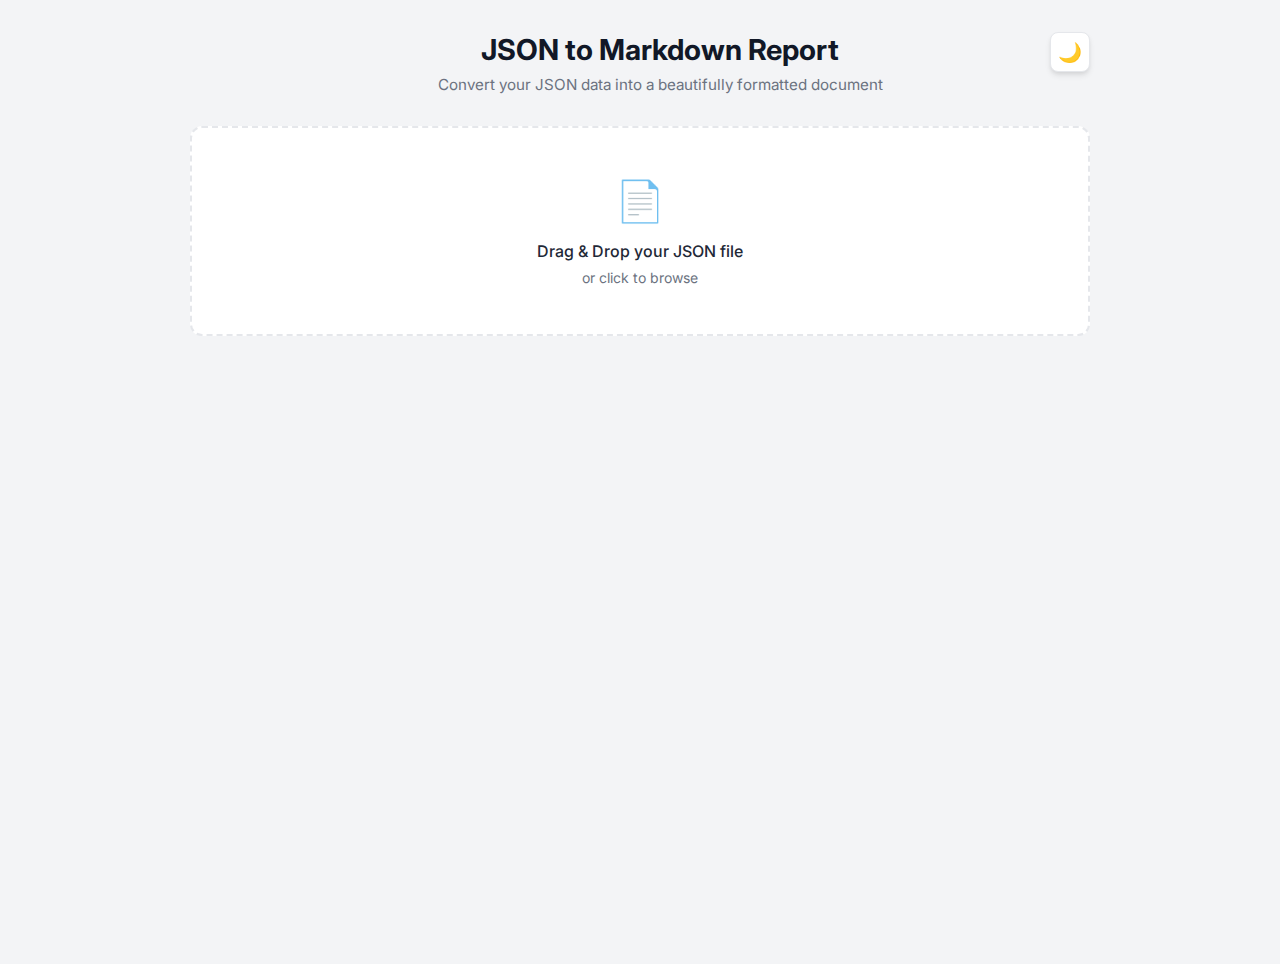
<file: apps/json_to_text.html>
<!DOCTYPE html>
<html lang="en" data-theme="light">
<head>
    <meta charset="UTF-8">
    <meta name="viewport" content="width=device-width, initial-scale=1.0">
    <title>JSON to Markdown Report</title>
    <style>
        @import url('https://fonts.googleapis.com/css2?family=Inter:wght@400;500;600&family=Merriweather:ital,wght@0,300;0,400;0,700;1,300&display=swap');

        /* --- Theme Variables --- */
        :root {
            /* Light Theme (Default) */
            --primary: #2563eb;
            --primary-hover: #1d4ed8;
            --bg-body: #f3f4f6;
            --bg-surface: #ffffff;
            --bg-paper: #ffffff;
            --text-main: #1f2937;
            --text-heading: #111827;
            --text-muted: #6b7280;
            --border: #e5e7eb;
            --shadow: 0 4px 6px -1px rgba(0, 0, 0, 0.1), 0 2px 4px -1px rgba(0, 0, 0, 0.06);
            --code-bg: #1e293b;
            --code-text: #e2e8f0;
            --highlight-bg: #f9fafb; /* for em/citations in paper */
        }

        [data-theme="dark"] {
            /* Dark Theme */
            --primary: #3b82f6;
            --primary-hover: #60a5fa;
            --bg-body: #0f172a;
            --bg-surface: #1e293b;
            --bg-paper: #1e293b; /* Paper becomes dark too */
            --text-main: #e2e8f0;
            --text-heading: #f8fafc;
            --text-muted: #94a3b8;
            --border: #334155;
            --shadow: 0 4px 6px -1px rgba(0, 0, 0, 0.3), 0 2px 4px -1px rgba(0, 0, 0, 0.2);
            --code-bg: #020617;
            --code-text: #f1f5f9;
            --highlight-bg: #334155;
        }

        body {
            font-family: 'Inter', sans-serif;
            background-color: var(--bg-body);
            color: var(--text-main);
            margin: 0;
            padding: 2rem;
            min-height: 100vh;
            display: flex;
            flex-direction: column;
            align-items: center;
            transition: background-color 0.3s, color 0.3s;
        }

        /* --- Header & Layout --- */
        header {
            width: 100%;
            max-width: 900px;
            display: flex;
            justify-content: space-between;
            align-items: flex-start;
            margin-bottom: 2rem;
        }

        .header-content {
            text-align: center;
            flex-grow: 1;
            padding-left: 40px; /* offset for toggle button balance */
        }

        h1 {
            font-size: 1.8rem;
            font-weight: 700;
            color: var(--text-heading);
            margin: 0 0 0.5rem 0;
        }

        .subtitle {
            color: var(--text-muted);
            font-size: 0.95rem;
        }

        /* Dark Mode Toggle */
        .theme-toggle {
            background: var(--bg-surface);
            border: 1px solid var(--border);
            color: var(--text-main);
            padding: 0.5rem;
            border-radius: 8px;
            cursor: pointer;
            font-size: 1.2rem;
            transition: all 0.2s;
            box-shadow: var(--shadow);
            width: 40px;
            height: 40px;
            display: flex;
            align-items: center;
            justify-content: center;
        }

        .theme-toggle:hover {
            transform: scale(1.05);
            border-color: var(--primary);
        }

        .main-container {
            width: 100%;
            max-width: 900px;
            display: flex;
            flex-direction: column;
            gap: 1.5rem;
        }

        /* --- Drop Zone --- */
        .drop-zone {
            background: var(--bg-surface);
            border: 2px dashed var(--border);
            border-radius: 12px;
            padding: 3rem;
            text-align: center;
            cursor: pointer;
            transition: all 0.2s ease;
        }

        .drop-zone:hover, .drop-zone.dragover {
            border-color: var(--primary);
            background-color: var(--highlight-bg); /* subtle change */
            transform: translateY(-2px);
        }

        .drop-icon {
            font-size: 2.5rem;
            margin-bottom: 1rem;
            display: block;
        }

        .drop-text {
            font-weight: 500;
            color: var(--text-main);
        }

        .drop-subtext {
            font-size: 0.875rem;
            color: var(--text-muted);
            margin-top: 0.5rem;
        }

        /* --- Control Bar --- */
        .control-bar {
            display: none; /* Hidden until file loaded */
            justify-content: space-between;
            align-items: center;
            background: var(--bg-surface);
            padding: 0.75rem 1rem;
            border-radius: 8px;
            box-shadow: var(--shadow);
            border: 1px solid var(--border);
        }

        .tabs {
            display: flex;
            gap: 0.5rem;
            background: var(--bg-body);
            padding: 4px;
            border-radius: 6px;
        }

        .tab-btn {
            padding: 0.5rem 1rem;
            border: none;
            background: transparent;
            font-size: 0.9rem;
            font-weight: 500;
            color: var(--text-muted);
            cursor: pointer;
            border-radius: 4px;
            transition: all 0.2s;
        }

        .tab-btn.active {
            background: var(--bg-surface);
            color: var(--primary);
            box-shadow: 0 1px 2px rgba(0,0,0,0.1);
        }

        .actions {
            display: flex;
            gap: 0.75rem;
        }

        .btn {
            padding: 0.5rem 1rem;
            border: 1px solid var(--border);
            background: var(--bg-surface);
            color: var(--text-main);
            border-radius: 6px;
            font-size: 0.9rem;
            font-weight: 600;
            cursor: pointer;
            transition: all 0.2s;
            display: flex;
            align-items: center;
            gap: 0.5rem;
        }

        .btn-primary {
            background: var(--primary);
            color: white;
            border-color: var(--primary);
        }

        .btn-primary:hover {
            background: var(--primary-hover);
        }

        .btn-secondary:hover {
            background: var(--bg-body);
            border-color: var(--text-muted);
        }

        /* --- Output Container --- */
        .output-container {
            display: none; /* Hidden until file loaded */
        }

        /* Paper View (Preview) */
        .paper-view {
            background: var(--bg-paper);
            color: var(--text-main);
            padding: 4rem;
            border-radius: 2px;
            box-shadow: var(--shadow);
            min-height: 500px;
            font-family: 'Merriweather', serif;
            line-height: 1.8;
            border: 1px solid var(--border);
            transition: background-color 0.3s, color 0.3s;
        }

        .paper-view h1 {
            font-size: 2.2rem;
            margin-bottom: 2rem;
            border-bottom: 2px solid var(--border);
            padding-bottom: 1rem;
            color: var(--text-heading);
        }

        .paper-view h2 {
            font-size: 1.5rem;
            margin-top: 2.5rem;
            margin-bottom: 1rem;
            color: var(--text-heading);
        }

        .paper-view p { margin-bottom: 1.5rem; }

        .paper-view em {
            color: var(--text-muted);
            background: var(--highlight-bg);
            padding: 0.2rem 0.4rem;
            border-radius: 4px;
            font-style: italic;
        }

        .paper-view ul { padding-left: 1.5rem; }
        .paper-view li { margin-bottom: 0.5rem; }
        .paper-view strong { color: var(--text-heading); }

        /* Raw Markdown View */
        .raw-view {
            display: none;
            width: 100%;
        }

        textarea {
            width: 100%;
            height: 600px;
            padding: 1.5rem;
            border: 1px solid var(--border);
            border-radius: 8px;
            background: var(--code-bg);
            color: var(--code-text);
            font-family: 'SFMono-Regular', Consolas, monospace;
            font-size: 14px;
            line-height: 1.6;
            resize: vertical;
            box-sizing: border-box;
        }

        /* --- Status --- */
        #status { margin-top: 1rem; font-weight: 500; font-size: 0.9rem; min-height: 20px; text-align: center; }
        .success { color: #059669; }
        [data-theme="dark"] .success { color: #34d399; }
        .error { color: #dc2626; }
        [data-theme="dark"] .error { color: #f87171; }

    </style>
</head>
<body>

<header>
    <div style="width: 40px;"></div>

    <div class="header-content">
        <h1>JSON to Markdown Report</h1>
        <div class="subtitle">Convert your JSON data into a beautifully formatted document</div>
    </div>

    <button class="theme-toggle" id="themeToggle" onclick="toggleTheme()" title="Toggle Dark Mode">
        🌙
    </button>
</header>

<div class="main-container">

    <div class="drop-zone" id="dropZone">
        <span class="drop-icon">📄</span>
        <div class="drop-text">Drag & Drop your JSON file</div>
        <div class="drop-subtext">or click to browse</div>
        <input type="file" id="fileInput" accept=".json" style="display: none;">
    </div>

    <div id="status"></div>

    <div class="control-bar" id="controlBar">
        <div class="tabs">
            <button class="tab-btn active" onclick="switchTab('preview')">Preview</button>
            <button class="tab-btn" onclick="switchTab('raw')">Raw Markdown</button>
        </div>
        <div class="actions">
            <button class="btn btn-secondary" onclick="copyToClipboard()">
                <span>📋</span> Copy
            </button>
            <button class="btn btn-primary" onclick="downloadMarkdown()">
                <span>⬇️</span> Download .md
            </button>
        </div>
    </div>

    <div class="output-container" id="outputContainer">

        <div id="previewView" class="paper-view"></div>

        <div id="rawView" class="raw-view">
            <textarea id="mdOutput" readonly></textarea>
        </div>

    </div>
</div>

<script>
    // --- DOM Elements ---
    const dropZone = document.getElementById('dropZone');
    const fileInput = document.getElementById('fileInput');
    const controlBar = document.getElementById('controlBar');
    const outputContainer = document.getElementById('outputContainer');
    const previewView = document.getElementById('previewView');
    const rawView = document.getElementById('rawView');
    const mdOutput = document.getElementById('mdOutput');
    const statusDiv = document.getElementById('status');
    const tabBtns = document.querySelectorAll('.tab-btn');
    const themeToggle = document.getElementById('themeToggle');

    // --- State ---
    let currentMarkdown = '';

    // --- Event Listeners ---
    dropZone.addEventListener('click', () => fileInput.click());
    dropZone.addEventListener('dragover', (e) => { e.preventDefault(); dropZone.classList.add('dragover'); });
    dropZone.addEventListener('dragleave', () => dropZone.classList.remove('dragover'));
    dropZone.addEventListener('drop', (e) => {
        e.preventDefault();
        dropZone.classList.remove('dragover');
        if (e.dataTransfer.files.length) processFile(e.dataTransfer.files[0]);
    });
    fileInput.addEventListener('change', () => {
        if (fileInput.files.length) processFile(fileInput.files[0]);
    });

    // --- Core Logic ---
    function processFile(file) {
        if (!file.name.endsWith('.json')) {
            showStatus('Please upload a valid JSON file.', 'error');
            return;
        }

        const reader = new FileReader();
        reader.onload = (e) => {
            try {
                const json = JSON.parse(e.target.result);

                // 1. Generate Raw Markdown
                currentMarkdown = generateMarkdown(json);
                mdOutput.value = currentMarkdown;

                // 2. Generate HTML Preview
                const htmlContent = generateHTML(json);
                previewView.innerHTML = htmlContent;

                // 3. Show UI
                controlBar.style.display = 'flex';
                outputContainer.style.display = 'block';
                showStatus('Successfully converted!', 'success');
            } catch (err) {
                console.error(err);
                showStatus('Invalid JSON format.', 'error');
            }
        };
        reader.readAsText(file);
    }

    // Helper to clean tags: <Paper ... paperTitle="(Name, 2020)"> -> (Name, 2020)
    function processText(text) {
        if (!text) return '';
        return text.replace(/<Paper[^>]*paperTitle="([^"]*)"[^>]*>.*?<\/Paper>/g, '$1');
    }

    function collectCitations(sections) {
        const uniqueCitations = new Map();
        if (Array.isArray(sections)) {
            sections.forEach(section => {
                if (Array.isArray(section.citations)) {
                    section.citations.forEach(cite => {
                        const key = cite.corpusId || cite.id;
                        if (!uniqueCitations.has(key)) uniqueCitations.set(key, cite);
                    });
                }
            });
        }
        return uniqueCitations;
    }

    // --- Markdown Generator (Text) ---
    function generateMarkdown(data) {
        let md = '';
        if (data.reportTitle) md += `# ${data.reportTitle}\n\n`;

        if (Array.isArray(data.sections)) {
            data.sections.forEach(section => {
                if (section.title) md += `## ${section.title}\n\n`;
                if (section.tldr) md += `_${section.tldr}_\n\n`;
                if (section.text) md += `${processText(section.text)}\n\n`;
            });
        }

        const citations = collectCitations(data.sections);
        if (citations.size > 0) {
            md += `## References\n\n`;
            citations.forEach(c => {
                const p = c.paper || {};
                const authors = p.authors ? p.authors.map(a => a.name).join(', ') : 'Unknown';
                const title = p.title || 'Untitled';
                const year = p.year ? `(${p.year})` : '';
                const venue = p.venue ? `${p.venue}.` : '';
                md += `* [${c.id || 'Ref'}] **${title}** ${year}. ${authors}. ${venue}\n`;
            });
        }
        return md;
    }

    // --- HTML Generator (Visual Preview) ---
    function generateHTML(data) {
        let html = '';

        // Title
        if (data.reportTitle) html += `<h1>${data.reportTitle}</h1>`;

        // Sections
        if (Array.isArray(data.sections)) {
            data.sections.forEach(section => {
                if (section.title) html += `<h2>${section.title}</h2>`;

                // TLDR: Italic paragraph
                if (section.tldr) {
                    html += `<p><em>${section.tldr}</em></p>`;
                }

                // Main Text: Handle newlines as paragraphs
                if (section.text) {
                    let cleanText = processText(section.text);
                    // Split double newlines into paragraphs
                    const paragraphs = cleanText.split(/\n\s*\n/);
                    paragraphs.forEach(p => {
                        if(p.trim()) html += `<p>${p.trim()}</p>`;
                    });
                }
            });
        }

        // Bibliography
        const citations = collectCitations(data.sections);
        if (citations.size > 0) {
            html += `<h2>References</h2><ul>`;
            citations.forEach(c => {
                const p = c.paper || {};
                const authors = p.authors ? p.authors.map(a => a.name).join(', ') : 'Unknown';
                const title = p.title || 'Untitled';
                const year = p.year ? `(${p.year})` : '';
                const venue = p.venue ? `${p.venue}.` : '';

                html += `<li><strong>${title}</strong> ${year}. <br><span style="color:var(--text-muted)">${authors}</span>. <span style="font-style:italic">${venue}</span></li>`;
            });
            html += `</ul>`;
        }
        return html;
    }

    // --- UI Utilities ---
    function switchTab(mode) {
        if (mode === 'preview') {
            previewView.style.display = 'block';
            rawView.style.display = 'none';
            tabBtns[0].classList.add('active');
            tabBtns[1].classList.remove('active');
        } else {
            previewView.style.display = 'none';
            rawView.style.display = 'block';
            tabBtns[0].classList.remove('active');
            tabBtns[1].classList.add('active');
        }
    }

    function showStatus(msg, type) {
        statusDiv.textContent = msg;
        statusDiv.className = type;
        setTimeout(() => { statusDiv.textContent = ''; }, 3000);
    }

    function copyToClipboard() {
        if (previewView.style.display !== 'none') {
            // Copy Formatted Text
            const range = document.createRange();
            range.selectNode(previewView);
            const selection = window.getSelection();
            selection.removeAllRanges();
            selection.addRange(range);
            try {
                document.execCommand('copy');
                showStatus('Formatted text copied!', 'success');
            } catch (err) {
                showStatus('Failed to copy text.', 'error');
            }
            selection.removeAllRanges();
        } else {
            // Copy Raw Markdown
            mdOutput.select();
            document.execCommand('copy');
            showStatus('Raw Markdown copied!', 'success');
            window.getSelection().removeAllRanges();
        }
    }

    function downloadMarkdown() {
        if(!currentMarkdown) return;
        const blob = new Blob([currentMarkdown], { type: 'text/markdown' });
        const url = URL.createObjectURL(blob);
        const a = document.createElement('a');
        a.href = url;
        a.download = 'report.md';
        document.body.appendChild(a);
        a.click();
        document.body.removeChild(a);
        URL.revokeObjectURL(url);
    }

    // --- Dark Mode Logic ---
    function toggleTheme() {
        const html = document.documentElement;
        if (html.getAttribute('data-theme') === 'light') {
            html.setAttribute('data-theme', 'dark');
            themeToggle.textContent = '☀️';
            themeToggle.title = 'Switch to Light Mode';
        } else {
            html.setAttribute('data-theme', 'light');
            themeToggle.textContent = '🌙';
            themeToggle.title = 'Switch to Dark Mode';
        }
    }
</script>

</body>
</html>
</file>
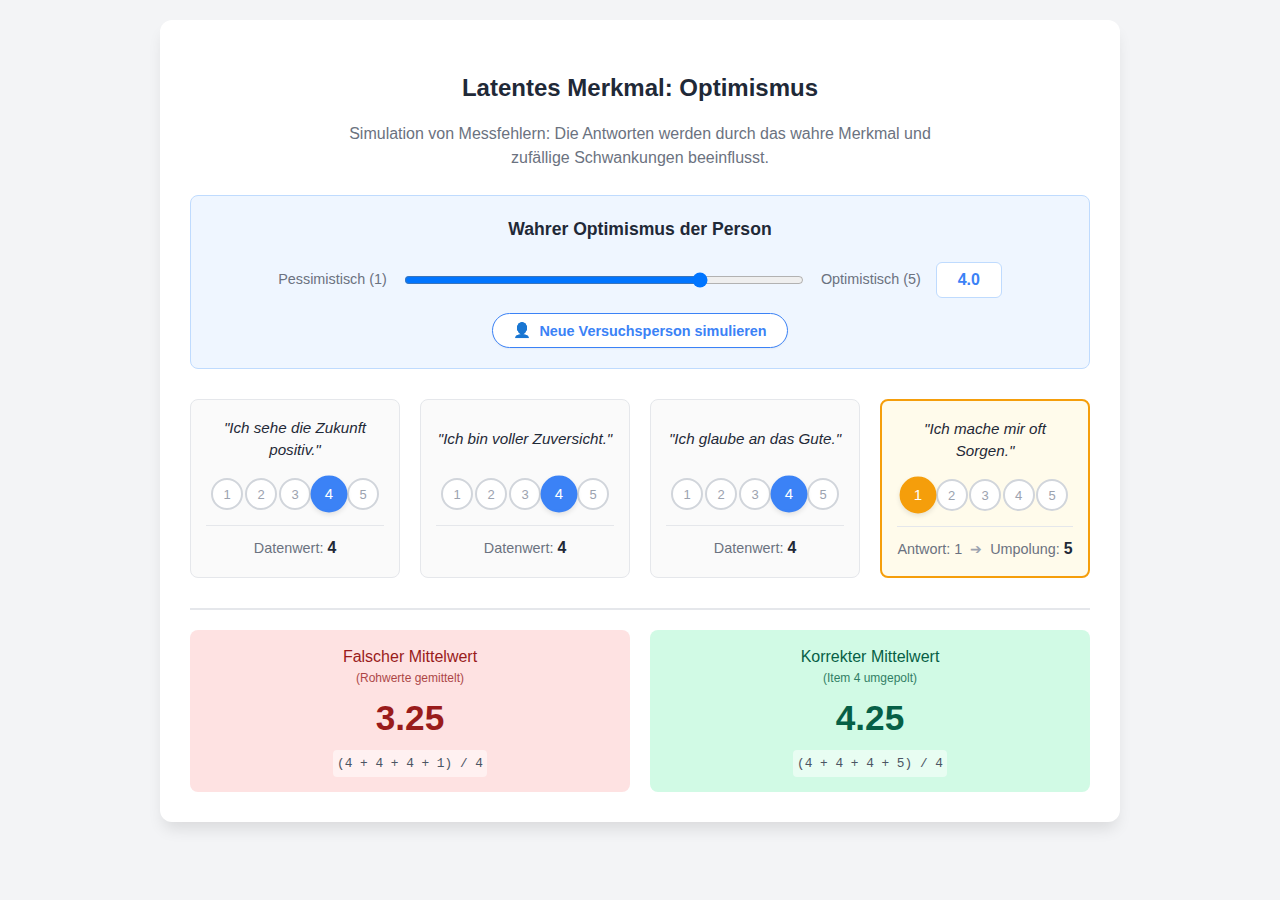
<file: apps/umpolung_v2.1_realistisch.html>
<!DOCTYPE html>
<html lang="de">
<head>
<meta charset="UTF-8">
<meta name="viewport" content="width=device-width, initial-scale=1.0">
<title>Interaktive Umpolung (Simulation)</title>
<style>
  :root {
    --primary: #3b82f6;
    --primary-bg: #eff6ff;
    --warning: #f59e0b;
    --warning-bg: #fffbeb;
    --text: #1f2937;
    --text-light: #6b7280;
    --bg: #f3f4f6;
    --card: #ffffff;
  }

  body {
    font-family: 'Segoe UI', Roboto, Helvetica, Arial, sans-serif;
    background-color: var(--bg);
    color: var(--text);
    margin: 0;
    padding: 20px;
    display: flex;
    justify-content: center;
    line-height: 1.5;
  }

  .container {
    max-width: 900px;
    width: 100%;
    background: var(--card);
    border-radius: 12px;
    box-shadow: 0 10px 15px -3px rgba(0, 0, 0, 0.1);
    padding: 30px;
  }

  h2 { text-align: center; margin-bottom: 10px; color: var(--text); }
  
  p.subtitle {
    text-align: center;
    color: var(--text-light);
    margin-bottom: 25px;
    max-width: 600px;
    margin-left: auto;
    margin-right: auto;
  }

  /* --- Control Panel (Optimized) --- */
  .control-panel {
    background: var(--primary-bg);
    border: 1px solid #bfdbfe;
    padding: 20px;
    border-radius: 8px;
    margin-bottom: 30px;
    display: flex;
    flex-direction: column;
    align-items: center;
    gap: 15px;
  }

  /* Label Styling */
  .slider-header {
    font-weight: 700;
    font-size: 1.1em;
    color: var(--text);
    margin-bottom: 5px;
  }

  /* Slider Row: Label - Slider - Value */
  .slider-row {
    display: flex;
    align-items: center;
    justify-content: center;
    width: 100%;
    gap: 15px;
  }

  input[type=range] {
    flex-grow: 1;
    max-width: 400px;
    cursor: pointer;
  }

  .slider-value-box {
    background: white;
    padding: 5px 12px;
    border-radius: 6px;
    border: 1px solid #bfdbfe;
    font-weight: bold;
    color: var(--primary);
    min-width: 40px;
    text-align: center;
  }

  button.reroll-btn {
    background-color: white;
    border: 1px solid var(--primary);
    color: var(--primary);
    padding: 8px 20px;
    border-radius: 20px; /* Pill shape */
    cursor: pointer;
    font-weight: 600;
    font-size: 0.9em;
    transition: all 0.2s;
    display: flex;
    align-items: center;
    gap: 8px;
    box-shadow: 0 1px 2px rgba(0,0,0,0.05);
  }

  button.reroll-btn:hover {
    background-color: var(--primary);
    color: white;
    transform: translateY(-1px);
    box-shadow: 0 4px 6px -1px rgba(59, 130, 246, 0.2);
  }

  button.reroll-btn:active {
    transform: translateY(0);
  }

  /* --- Items Grid --- */
  .items-grid {
    display: grid;
    grid-template-columns: repeat(auto-fit, minmax(200px, 1fr));
    gap: 20px;
    margin-bottom: 30px;
  }

  .item-card {
    border: 1px solid #e5e7eb;
    border-radius: 8px;
    padding: 15px;
    display: flex;
    flex-direction: column;
    align-items: center;
    transition: transform 0.2s;
    background: #fafafa;
  }
  
  .item-card.negative {
    border: 2px solid var(--warning);
    background-color: var(--warning-bg);
  }

  .item-text {
    text-align: center;
    font-style: italic;
    margin-bottom: 15px;
    height: 48px; /* Fixed height for multiline */
    display: flex;
    align-items: center;
    justify-content: center;
    font-size: 0.95em;
  }

  .likert-scale {
    display: flex;
    justify-content: space-between;
    width: 100%;
    margin-bottom: 15px;
    padding: 0 5px;
    box-sizing: border-box;
  }

  .likert-point {
    width: 28px;
    height: 28px;
    border-radius: 50%;
    border: 2px solid #d1d5db;
    background: white;
    display: flex;
    align-items: center;
    justify-content: center;
    font-size: 13px;
    color: #9ca3af;
    font-weight: 500;
  }

  .likert-point.active {
    background: var(--primary);
    border-color: var(--primary);
    color: white;
    transform: scale(1.15);
    box-shadow: 0 2px 5px rgba(0,0,0,0.1);
  }

  .negative .likert-point.active {
    background: var(--warning);
    border-color: var(--warning);
  }

  .score-display {
    font-size: 0.9em;
    color: var(--text-light);
    width: 100%;
    text-align: center;
    border-top: 1px solid #e5e7eb;
    padding-top: 10px;
  }
  
  .score-display strong { color: var(--text); font-size: 1.1em; }
  .recoded-arrow { margin: 0 4px; color: #9ca3af; }

  /* --- Results --- */
  .results-container {
    display: grid;
    grid-template-columns: 1fr 1fr;
    gap: 20px;
    border-top: 2px solid #e5e7eb;
    padding-top: 20px;
  }

  .result-box {
    padding: 15px;
    border-radius: 8px;
    text-align: center;
  }

  .result-box.correct { background-color: #d1fae5; color: #065f46; }
  .result-box.incorrect { background-color: #fee2e2; color: #991b1b; }

  .big-number {
    font-size: 2.2em;
    font-weight: 800;
    display: block;
    margin: 5px 0;
  }

  .math-explainer {
    font-size: 0.8em;
    font-family: 'Courier New', Courier, monospace;
    color: #4b5563;
    background: rgba(255,255,255,0.5);
    padding: 4px;
    border-radius: 4px;
    display: inline-block;
  }

  @media (max-width: 600px) {
    .results-container { grid-template-columns: 1fr; }
    .slider-row { flex-direction: column; gap: 5px; }
  }
</style>
</head>
<body>

<div class="container">
  <h2>Latentes Merkmal: Optimismus</h2>
  <p class="subtitle">Simulation von Messfehlern: Die Antworten werden durch das wahre Merkmal und zufällige Schwankungen beeinflusst.</p>

  <div class="control-panel">
    <div class="slider-header">Wahrer Optimismus der Person</div>
    
    <div class="slider-row">
      <span style="font-size:0.9em; color:var(--text-light)">Pessimistisch (1)</span>
      <input type="range" id="traitSlider" min="1" max="5" step="0.1" value="4">
      <span style="font-size:0.9em; color:var(--text-light)">Optimistisch (5)</span>
      <div class="slider-value-box" id="sliderValue">4.0</div>
    </div>

    <button class="reroll-btn" onclick="forceReroll()">
      <span>👤</span> Neue Versuchsperson simulieren
    </button>
  </div>

  <div class="items-grid">
    <div class="item-card">
      <div class="item-text">"Ich sehe die Zukunft positiv."</div>
      <div class="likert-scale" id="scale1"></div>
      <div class="score-display">Datenwert: <strong id="score1">-</strong></div>
    </div>

    <div class="item-card">
      <div class="item-text">"Ich bin voller Zuversicht."</div>
      <div class="likert-scale" id="scale2"></div>
      <div class="score-display">Datenwert: <strong id="score2">-</strong></div>
    </div>

    <div class="item-card">
      <div class="item-text">"Ich glaube an das Gute."</div>
      <div class="likert-scale" id="scale3"></div>
      <div class="score-display">Datenwert: <strong id="score3">-</strong></div>
    </div>

    <div class="item-card negative">
      <div class="item-text">"Ich mache mir oft Sorgen."</div>
      <div class="likert-scale" id="scale4"></div>
      <div class="score-display">
        Antwort: <span id="raw4">-</span> <span class="recoded-arrow">➔</span> Umpolung: <strong id="score4">-</strong>
      </div>
    </div>
  </div>

  <div class="results-container">
    <div class="result-box incorrect">
      <div>Falscher Mittelwert</div>
      <div style="font-size:0.75em; opacity:0.8; margin-bottom:5px">(Rohwerte gemittelt)</div>
      <span id="meanBad" class="big-number">-</span>
      <div class="math-explainer" id="mathBad"></div>
    </div>
    <div class="result-box correct">
      <div>Korrekter Mittelwert</div>
      <div style="font-size:0.75em; opacity:0.8; margin-bottom:5px">(Item 4 umgepolt)</div>
      <span id="meanGood" class="big-number">-</span>
      <div class="math-explainer" id="mathGood"></div>
    </div>
  </div>
</div>

<script>
  const slider = document.getElementById('traitSlider');
  const sliderDisplay = document.getElementById('sliderValue');
  
  // Box-Muller transform for normal distribution
  function generateNormalRandom(mean, stdDev) {
    const u = 1 - Math.random();
    const v = Math.random();
    const z = Math.sqrt(-2.0 * Math.log(u)) * Math.cos(2.0 * Math.PI * v);
    return z * stdDev + mean;
  }

  function initScales() {
    for(let i=1; i<=4; i++) {
      const container = document.getElementById(`scale${i}`);
      let html = '';
      for(let p=1; p<=5; p++) {
        html += `<div class="likert-point" id="item${i}-pt${p}">${p}</div>`;
      }
      container.innerHTML = html;
    }
  }

  function update() {
    const traitLevel = parseFloat(slider.value);
    sliderDisplay.textContent = traitLevel.toFixed(1);

    // Noise level (Standard Deviation)
    const noiseSD = 0.6; 

    // Calculate responses for Items 1-3 (Positive)
    const responses = [];
    for(let i=1; i<=3; i++) {
        let val = generateNormalRandom(traitLevel, noiseSD);
        val = Math.max(1, Math.min(5, Math.round(val)));
        responses.push(val);
    }

    // Calculate response for Item 4 (Negative)
    let negTrait = 6 - traitLevel;
    let negVal = generateNormalRandom(negTrait, noiseSD);
    let negResponse = Math.max(1, Math.min(5, Math.round(negVal)));
    
    // Recode Item 4
    let negRecoded = 6 - negResponse;

    // --- Update Visuals ---
    
    // Items 1-3
    for(let i=0; i<3; i++) {
      const itemId = i+1;
      const val = responses[i];
      // Reset dots
      for(let p=1; p<=5; p++) document.getElementById(`item${itemId}-pt${p}`).classList.remove('active');
      // Set active
      document.getElementById(`item${itemId}-pt${val}`).classList.add('active');
      document.getElementById(`score${itemId}`).textContent = val;
    }

    // Item 4
    for(let p=1; p<=5; p++) document.getElementById(`item4-pt${p}`).classList.remove('active');
    document.getElementById(`item4-pt${negResponse}`).classList.add('active');
    document.getElementById(`raw4`).textContent = negResponse;
    document.getElementById(`score4`).textContent = negRecoded;

    // --- Calculate Means ---
    
    const sumBad = responses.reduce((a,b)=>a+b, 0) + negResponse;
    const meanBad = (sumBad / 4).toFixed(2);

    const sumGood = responses.reduce((a,b)=>a+b, 0) + negRecoded;
    const meanGood = (sumGood / 4).toFixed(2);

    document.getElementById('meanBad').textContent = meanBad;
    document.getElementById('meanGood').textContent = meanGood;

    document.getElementById('mathBad').textContent = `(${responses[0]} + ${responses[1]} + ${responses[2]} + ${negResponse}) / 4`;
    document.getElementById('mathGood').textContent = `(${responses[0]} + ${responses[1]} + ${responses[2]} + ${negRecoded}) / 4`;
  }

  function forceReroll() {
      update();
      // Button animation feedback
      const btn = document.querySelector('.reroll-btn');
      btn.style.transform = "scale(0.95)";
      setTimeout(() => {
        btn.style.transform = "";
      }, 150);
  }

  slider.addEventListener('input', update);
  initScales();
  update();

</script>
</body>
</html>
</file>
